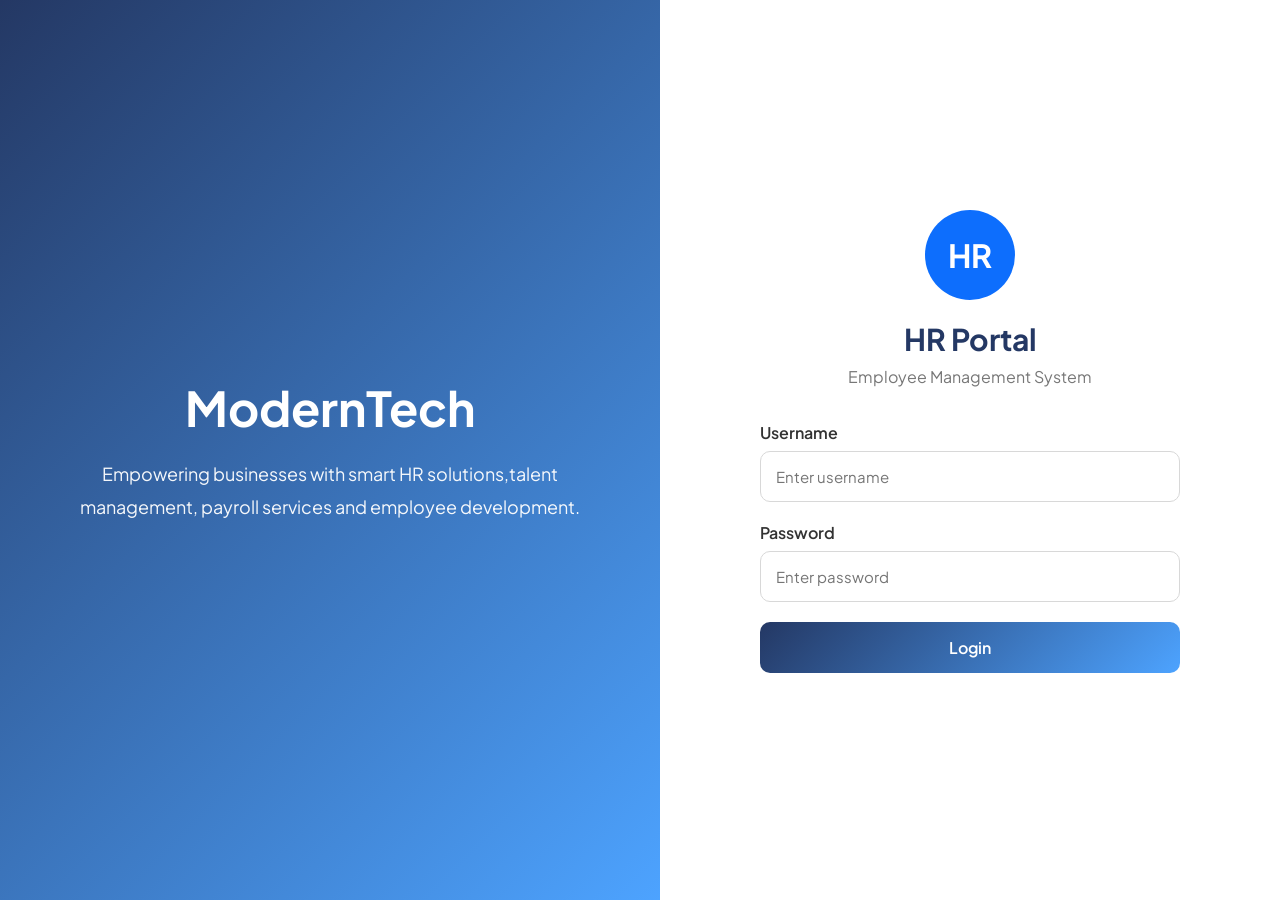
<file: index.html>
<!DOCTYPE html>
<html lang="en">
<head>
    <meta charset="UTF-8">
    <meta name="viewport" content="width=device-width, initial-scale=1.0">
    <title>HR Portal Login</title>
    <link rel="stylesheet" href="login.css">
</head>
<body>


    <div class="login-container">
        <div class="left-side">
            <div class="left-content">
                <h1>ModernTech</h1>
                <p>Empowering businesses with smart HR solutions,talent management, payroll services and employee development.</p>
            </div>
        </div>
        <div class="right-side">
            <div class="login-card">
                <div class="logo-section">
                    <div class="brand-icon me-2 d-flex align-items-center justify-content-center fw-bold text-white">HR</div>
                    <h2>HR Portal</h2>
                    <p>Employee Management System</p>
                </div>
                <form id="loginForm">

                    <div class="input-group">
                        <label>Username</label>
                        <input type="text" id="username" placeholder="Enter username" required>
                    </div>
                    <div class="input-group">
                        <label>Password</label>
                        <input type="password" id="password" placeholder="Enter password" required>
                    </div>
                    <button type="submit">
                        Login
                    </button>
                    <p id="message"></p>
                </form>
            </div>
        </div>
    </div>


<script src="login.js"></script>


</body>
</html>
</file>
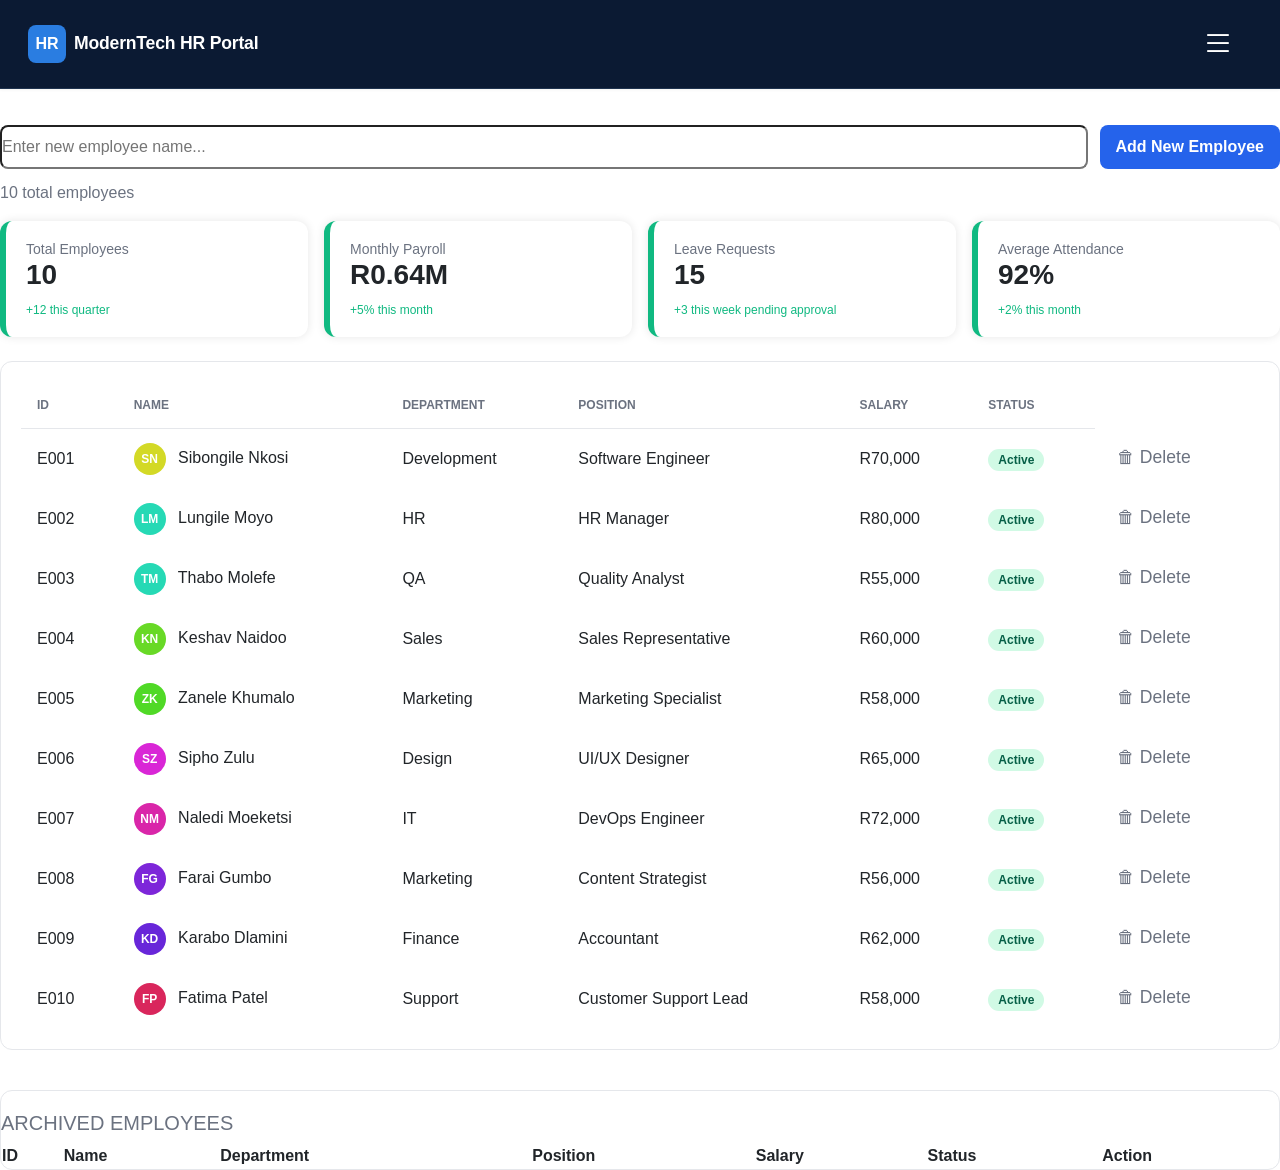
<file: Employees.html>
<!DOCTYPE html>
<html lang="en">
<head>
  <meta charset="UTF-8">
  <meta name="viewport" content="width=device-width, initial-scale=1.0">
  <title>ModernTech HR - Employees</title>
   
   <!-- style.css -->
    <link rel="stylesheet" href="HR.css">
    <link rel="stylesheet" href="https://cdn.jsdelivr.net/npm/bootstrap@5.3.2/dist/css/bootstrap.min.css">
    <link rel="stylesheet" href="https://cdn.jsdelivr.net/npm/bootstrap-icons@1.11.3/font/bootstrap-icons.css">
</head>
<body class="em-body">
  <div class="wrapper">
    <!-- Header containing the Burger Icon (Visible on all screens now) -->
        <header class="main-header text-white">
            <div class="d-flex align-items-center">
            <div class="brand-icon me-2 d-flex align-items-center justify-content-center fw-bold text-white">HR</div>
            <h5 class="m-0 fw-bold">ModernTech HR Portal</h5>
            </div>
            <button class="btn btn-outline-light border-0" type="button" data-bs-toggle="offcanvas" data-bs-target="#reviewAppSidebar" aria-controls="reviewAppSidebar">
                <i class="bi bi-list fs-2"></i>
            </button>
        </header>

        <!-- Hidden Sidebar Drawer (Only appears when Burger Menu is clicked) -->
    <div class="offcanvas offcanvas-start offcanvas-sidebar p-3" tabindex="-1" id="reviewAppSidebar" aria-labelledby="reviewAppSidebarLabel">
        <div class="offcanvas-header text-white justify-content-between align-items-center mb-2">
            <div class="d-flex align-items-center">
                <div class="brand-icon me-2 d-flex align-items-center justify-content-center fw-bold text-white">HR</div>
                <h5 class="m-0 fw-bold" id="reviewAppSidebarLabel">ModernTech HR Portal</h5>
            </div>
            <button type="button" class="btn-close btn-close-white text-reset" data-bs-dismiss="offcanvas" aria-label="Close"></button>
        </div>
        <div class="offcanvas-body p-0 d-flex flex-column justify-content-between">
            <nav class="nav flex-column gap-2 w-100">
                <a class="nav-link" href="indexdash.html">
                    <svg width="18" height="18" viewBox="0 0 24 24" fill="none" stroke="currentColor" stroke-width="2" class="me-3"><path d="M3 9l9-7 9 7v11a2 2 0 0 1-2 2H5a2 2 0 0 1-2-2z"></path><polyline points="9 22 9 12 15 12 15 22"></polyline></svg> Dashboard
                </a>
                <a class="nav-link" href="Employees.html">
                    <svg width="18" height="18" viewBox="0 0 24 24" fill="none" stroke="currentColor" stroke-width="2" class="me-3"><path d="M17 21v-2a4 4 0 0 0-4-4H5a4 4 0 0 0-4 4v2"></path><circle cx="9" cy="7" r="4"></circle><path d="M23 21v-2a4 4 0 0 0-3-3.87"></path><path d="M16 3.13a4 4 0 0 1 0 7.75"></path></svg> Employees
                </a>
                <a class="nav-link" href="Payroll.html">
                    <svg width="18" height="18" viewBox="0 0 24 24" fill="none" stroke="currentColor" stroke-width="2" class="me-3"><line x1="12" y1="1" x2="12" y2="23"></line><path d="M17 5H9.5a3.5 3.5 0 0 0 0 7h5a3.5 3.5 0 0 1 0 7H6"></path></svg> Payroll
                </a>
                <a class="nav-link" href="TimeOff.html">
                    <svg width="18" height="18" viewBox="0 0 24 24" fill="none" stroke="currentColor" stroke-width="2" class="me-3"><rect x="3" y="4" width="18" height="18" rx="2" ry="2"></rect><line x1="16" y1="2" x2="16" y2="6"></line><line x1="8" y1="2" x2="8" y2="6"></line><line x1="3" y1="10" x2="21" y2="10"></line></svg> Time Off
                </a>
                <a class="nav-link" href="Attendance.html">
                    <svg width="18" height="18" viewBox="0 0 24 24" fill="none" stroke="currentColor" stroke-width="2" class="me-3"><circle cx="12" cy="12" r="10"></circle><polyline points="12 6 12 12 16 14"></polyline></svg> Attendance
                </a>
                <a class="nav-link" href="Reports.html">
                    <svg width="18" height="18" viewBox="0 0 24 24" fill="none" stroke="currentColor" stroke-width="2" class="me-3"><line x1="18" y1="20" x2="18" y2="10"></line><line x1="12" y1="20" x2="12" y2="4"></line><line x1="6" y1="20" x2="6" y2="14"></line></svg> Reports
                </a>
            </nav>
             <div class="mt-auto pt-3 border-top border-secondary-subtle">
              <button class="toggle-btn w-100 text-start d-flex align-items-center py-2 px-3 border-0 rounded" id="darkModeToggle">
              <span id="toggleText" style="margin: 100px;">Dark Mode</span>
             </button>
            </div>
        </div>
    </div>


    </div><br>

     <!-- Main Content -->
      <div class="em-header-actions">
        <input type="search" id="searchInput" placeholder="Enter new employee name...">
        <button class="em-btn-primary" id="addBtn">Add New Employee</button>
      </div>
      <p class="em-subtext"><span id="totalCount">10</span> total employees</p>
    
    <!-- KPI Cards -->
     <section class="em-kpi">
      <div class="em-kpi-card">
        <span>Total Employees</span>
        <h3 id="totalEmployees">250</h3>
        <small>+12 this quarter</small>
      </div>
      <div class="em-kpi-card">
        <span>Monthly Payroll</span>
        <h3 id="monthlyPayroll">R</h3>
        <small>+5% this month</small>
      </div>
      <div class="em-kpi-card">
        <span>Leave Requests</span>
        <h3 id="leaveRequests">15</h3>
        <small>+3 this week pending approval</small>
      </div>
      <div class="em-kpi-card">
        <span>Average Attendance</span>
        <h3 id="averageAttendance">92%</h3>
        <small>+2% this month</small>
      </div>
     </section>
     <!-- Employee List -->
      <div class="em-table-wrap">
        <table class="em-table" id="employeeTable">
          <thead class="em-thead">
            <tr class="em-tr">
              <th class="em-th">ID</th>
              <th class="em-th">Name</th>
              <th class="em-th">Department</th>
              <th class="em-th">Position</th>
              <th class="em-th">Salary</th>
              <th class="em-th">Status</th>
            </tr>
          </thead>
          <tbody id="employeeTableBody">
            <!-- Employee rows will be populated by JavaScript -->
          </tbody>
        </table>
      </div>
        <!-- Archived Employees -->
  <div class="em-table-wrap-archived-section">

      <h3 class="em-section-title">Archived Employees</h3>

      <table class="em-table">

          <thead class="em-thead">
              <tr>
                  <th>ID</th>
                  <th>Name</th>
                  <th>Department</th>
                  <th>Position</th>
                  <th>Salary</th>
                  <th>Status</th>
                  <th>Action</th>
              </tr>
          </thead>

          <tbody id="archivedEmployeeTableBody">

          </tbody>

      </table>

  </div>
        </div>
    </div>
    <!-- Simple Add Modal -->
    <dialog id="addModal">
      <form id="employeeForm" method="dialog">
        <h3>Add Employee</h3>
        <input id="name" placeholder="Full Name" required>
        <input id="department" placeholder="Department" required>
        <input id="position" placeholder="Position" required>
        <input id="salary" type="number" placeholder="Salary" required>
        <div class="modal-actions">
          <button type="submit" class="em-btn-primary">Save</button>
          <button type="button" onclick="addModal.close()">Cancel</button>
        </div>
      </form>
    </dialog>
  <!-- JavaScript -->
  <script src="https://cdn.jsdelivr.net/npm/bootstrap@5.3.2/dist/js/bootstrap.bundle.min.js"></script>
  <script src="Employees-script.js"></script>
  
</body>
</html>
</file>
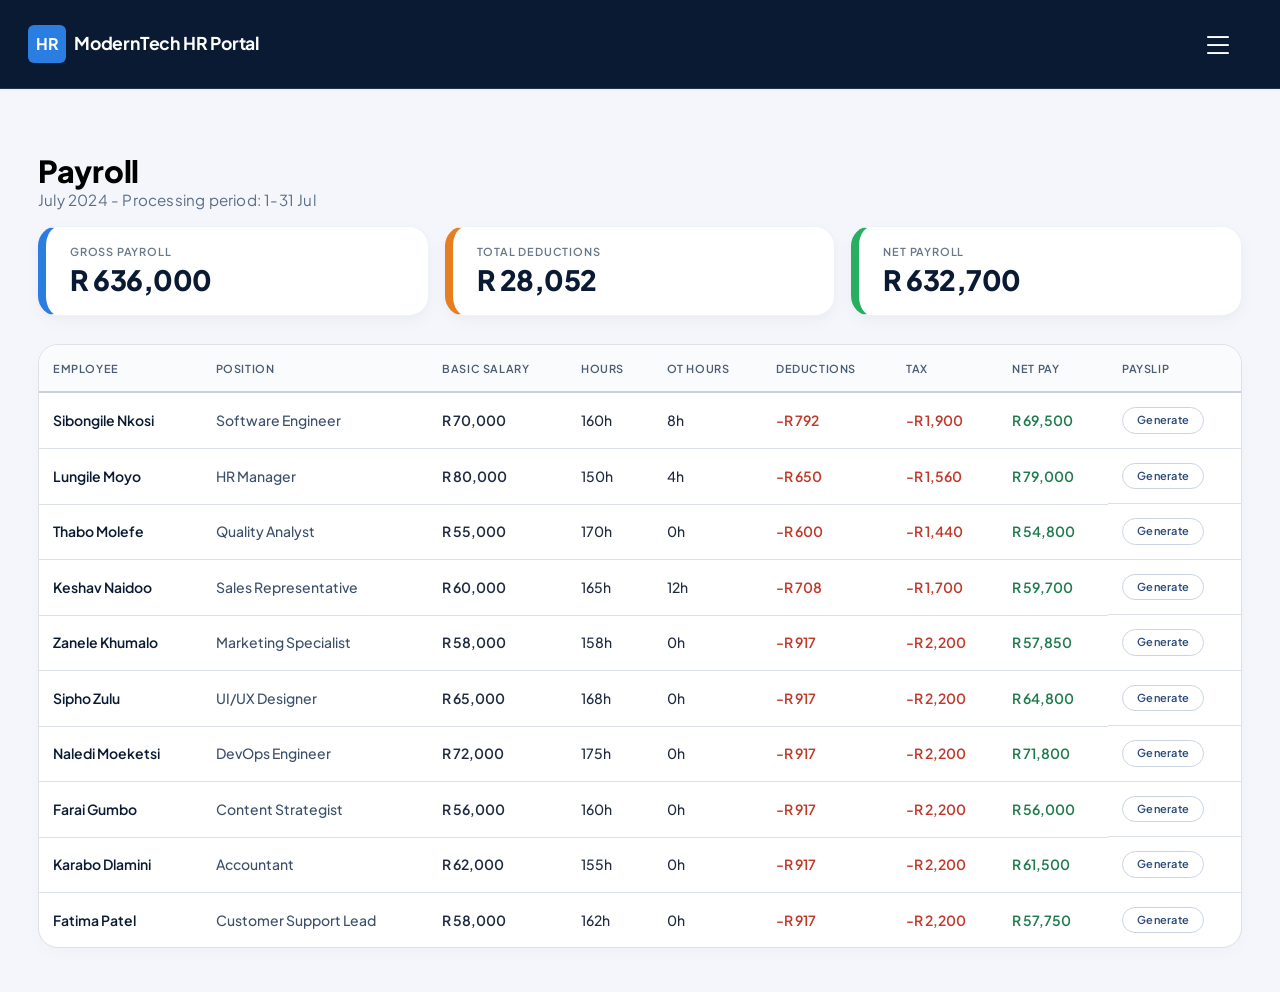
<file: Payroll.html>
<!DOCTYPE html>
<html lang="en">

<head>
  <meta charset="UTF-8">
  <meta name="viewport" content="width=device-width, initial-scale=1.0">
  <title>ModernTech HR Portal</title>
  <link href="https://cdn.jsdelivr.net/npm/bootstrap@5.3.2/dist/css/bootstrap.min.css" rel="stylesheet">
  <link href="https://cdn.jsdelivr.net/npm/bootstrap-icons@1.11.1/font/bootstrap-icons.css" rel="stylesheet">
  <link href="https://fonts.googleapis.com/css2?family=Plus+Jakarta+Sans:wght@400;500;600;700&display=swap" rel="stylesheet">
  <link rel="stylesheet" href="HR.css">
</head>

<body class="pr-body">

  <div class="payroll-wrapper">
    <header class="main-header text-white py-3 px-4 d-flex align-items-center justify-content-between">
      <div class="d-flex align-items-center">
        <div class="brand-icon me-2 d-flex align-items-center justify-content-center fw-bold text-white bg-primary rounded">HR</div>
        <h5 class="m-0 fw-bold">ModernTech HR Portal</h5>
      </div>

      <button class="btn btn-outline-light border-0" type="button" data-bs-toggle="offcanvas" data-bs-target="#reviewAppSidebar" aria-controls="reviewAppSidebar">
        <i class="bi bi-list fs-2"></i>
      </button>
    </header>

    <div class="offcanvas offcanvas-start offcanvas-sidebar p-3 text-white bg-dark" tabindex="-1" id="reviewAppSidebar"      aria-labelledby="reviewAppSidebarLabel">

      <div class="offcanvas-header text-white justify-content-between align-items-center mb-2 px-0">
        <div class="d-flex align-items-center">
          <div class="brand-icon me-2 d-flex align-items-center justify-content-center fw-bold text-white bg-primary rounded">HR</div>
          <h5 class="m-0 fw-bold" id="reviewAppSidebarLabel">ModernTech HR Portal</h5>
        </div>

        <button type="button" class="btn-close btn-close-white text-reset" data-bs-dismiss="offcanvas" aria-label="Close"></button>
      </div>

      <div class="offcanvas-body p-0">
        <nav class="nav flex-column gap-2 w-100">
          <a class="nav-link text-white-50" href="indexdash.html">
            <svg width="18" height="18" viewBox="0 0 24 24" fill="none" stroke="currentColor" stroke-width="2" class="me-3"><path d="M3 9l9-7 9 7v11a2 2 0 0 1-2 2H5a2 2 0 0 1-2-2z"></path><polyline points="9 22 9 12 15 12 15 22"></polyline></svg> Dashboard
          </a>

          <a class="nav-link text-white-50" href="Employees.html">
            <svg width="18" height="18" viewBox="0 0 24 24" fill="none" stroke="currentColor" stroke-width="2" class="me-3"><path d="M17 21v-2a4 4 0 0 0-4-4H5a4 4 0 0 0-4 4v2"></path><circle cx="9" cy="7" r="4"></circle><path d="M23 21v-2a4 4 0 0 0-3-3.87"></path><path d="M16 3.13a4 4 0 0 1 0 7.75"></path></svg> Employees
          </a>

          <a class="nav-link text-white-50" href="Payroll.html">
            <svg width="18" height="18" viewBox="0 0 24 24" fill="none" stroke="currentColor" stroke-width="2" class="me-3"><line x1="12" y1="1" x2="12" y2="23"></line><path d="M17 5H9.5a3.5 3.5 0 0 0 0 7h5a3.5 3.5 0 0 1 0 7H6"></path></svg> Payroll
          </a>

          <a class="nav-link text-white-50" href="TimeOff.html">
            <svg width="18" height="18" viewBox="0 0 24 24" fill="none" stroke="currentColor" stroke-width="2" class="me-3"><rect x="3" y="4" width="18" height="18" rx="2" ry="2"></rect><line x1="16" y1="2" x2="16" y2="6"></line><line x1="8" y1="2" x2="8" y2="6"></line><line x1="3" y1="10" x2="21" y2="10"></line></svg> Time Off
          </a>

          <a class="nav-link text-white-50" href="Attendance.html">
            <svg width="18" height="18" viewBox="0 0 24 24" fill="none" stroke="currentColor" stroke-width="2" class="me-3"><circle cx="12" cy="12" r="10"></circle><polyline points="12 6 12 12 16 14"></polyline></svg> Attendance
          </a>

          <a class="nav-link text-white-50" href="Reports.html">
            <svg width="18" height="18" viewBox="0 0 24 24" fill="none" stroke="currentColor" stroke-width="2" class="me-3"><line x1="18" y1="20" x2="18" y2="10"></line><line x1="12" y1="20" x2="12" y2="4"></line><line x1="6" y1="20" x2="6" y2="14"></line></svg> Reports
          </a>

            <div class="mt-auto pt-3 border-top border-secondary-subtle">
              <button class="toggle-btn w-100 text-start d-flex align-items-center py-2 px-3 border-0 rounded" id="darkModeToggle">
                <span id="toggleText" style="margin-left: 120px;">Dark Mode</span>
              </button>
            </div>

        </nav>
      </div>
    </div>
  

  <!-- Main Content -->
  <main class="payroll-container">
    <div class="payroll-header">


      <div class="payroll-header-left">
        <h2><strong>Payroll</strong></h2>
        <h5>July 2024 - Processing  period: 1-31 Jul</h5>
      </div>
    </div>
          
    <!-- THE PAYROLL CARDS -->
    <div class="row-cards">
      <div class="col-md-4">
        <div class="pr-card pr-card-gross">
          <div class="pr-card-body">
            <h5 class="pr-card-title">GROSS PAYROLL</h5>
            <h2 class="pr-card-text"><b id="grossPayrollValue">R636 006</b></h2>
          </div>
        </div>
      </div>

   

      <div class="col-md-4">
        <div class="pr-card pr-card-deductions">
          <div class="pr-card-body">
            <h5 class="pr-card-title">TOTAL DEDUCTIONS</h5>
            <h2 class="pr-card-text"><b id="deductionsPayrollValue">R28 052</b></h2>
          </div>
        </div>
      </div>

      <div class="col-md-4">
        <div class="pr-card pr-card-net">
          <div class="pr-card-body">
            <h5 class="pr-card-title">NET PAYROLL</h5>
            <h2 class="pr-card-text"><b id="netPayrollValue">R 632 700</b></h2>
          </div>
        </div>
      </div>
    </div>
    
    <!-- the Employees data -->

    <div class="payroll-table">      
      <table class="pr-table">

        <thead>
          <tr>
            <th>EMPLOYEE</th>
            <th>POSITION</th>
            <th>BASIC SALARY</th>
            <th>HOURS</th>
            <th>OT HOURS</th>
            <th>DEDUCTIONS</th>
            <th>TAX</th>
            <th>NET PAY</th>
            <th>PAYSLIP</th>
          </tr>
        </thead>

        <tbody id="payrollTableBody">
          <!-- payroll rows are generated from JavaScript -->
        </tbody>
      </table>
    </div>
  </main>
</body>

  <script src="https://cdn.jsdelivr.net/npm/bootstrap@5.3.2/dist/js/bootstrap.bundle.min.js"></script>
  <script src="payroll.js"></script>
  
</html>
</file>
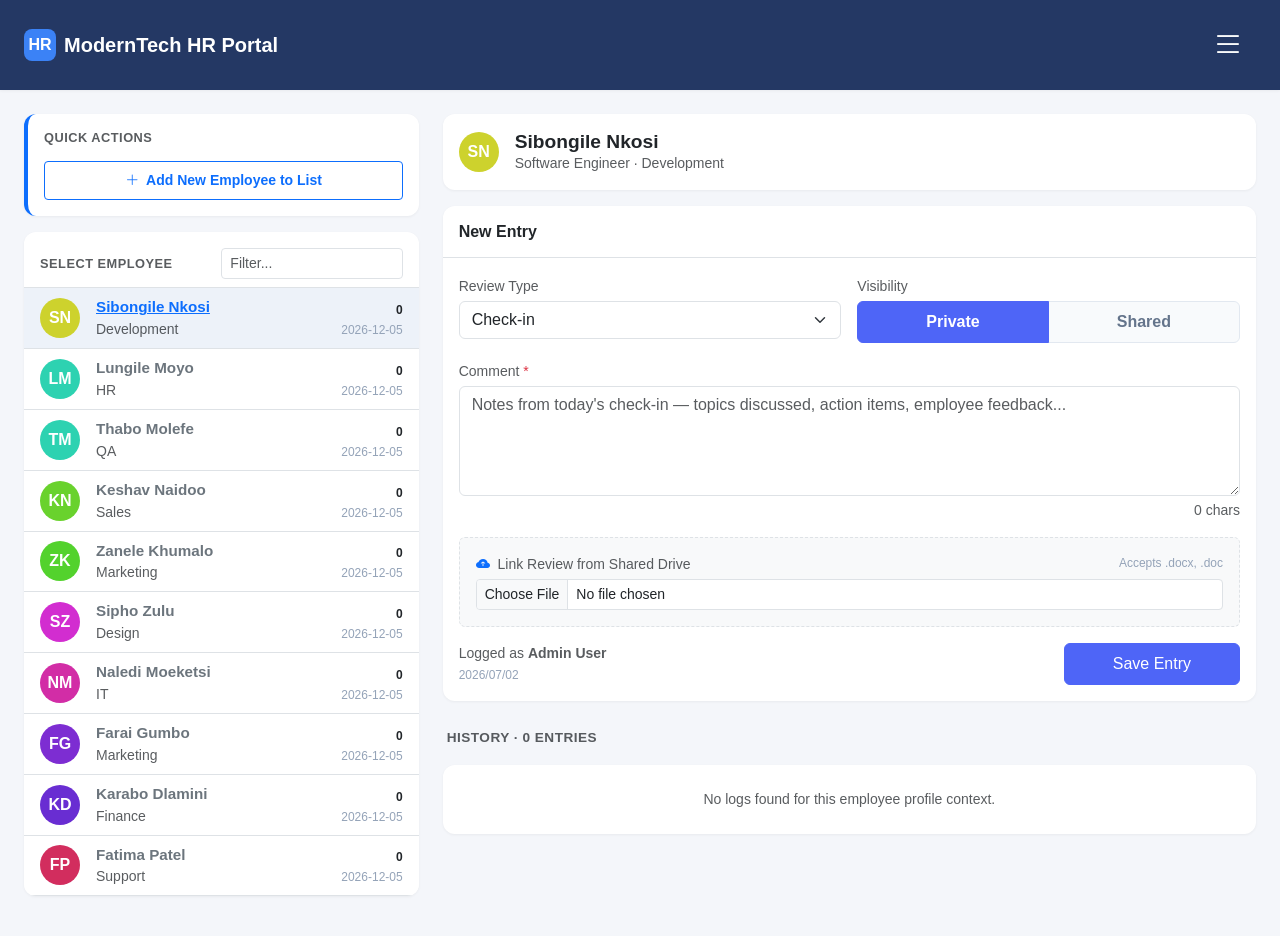
<file: Reports.html>
<!DOCTYPE html>
<html lang="en">
<head>
    <meta charset="UTF-8">
    <meta name="viewport" content="width=device-width, initial-scale=1.0">
    <script src="theme.js"></script>
    <title>Employee Review Dashboard</title>
    <link href="https://cdn.jsdelivr.net/npm/bootstrap@5.3.2/dist/css/bootstrap.min.css" rel="stylesheet">
    <link href="https://cdn.jsdelivr.net/npm/bootstrap-icons@1.11.1/font/bootstrap-icons.css" rel="stylesheet">
    <style>
        body {
            background-color: #f4f6fa;
            font-family: -apple-system, BlinkMacSystemFont, "Segoe UI", Roboto, sans-serif;
        }

        .wrapper {
            display: flex;
            width: 100%;
            flex-direction: column;
        }

        /* Top Header Bar */
        .main-header {
            background-color: #243864;
            display: flex;
            justify-content: space-between;
            align-items: center;
            padding: 15px 24px;
            box-shadow: 0 1px 3px rgba(0,0,0,0.05);
        }

        /* Offcanvas Sidebar Drawer Panel Customization */
        .offcanvas-sidebar {
            width: 350px !important;
            background-color: #243864 !important;
        }

        .offcanvas-sidebar .nav-link {
            color: #a3b1cc;
            font-size: 16px;
            padding: 12px 20px;
            display: flex;
            align-items: center;
            border-radius: 8px;
            transition: all 0.2s;
            text-decoration: none;
        }

        .offcanvas-sidebar .nav-link:hover {
            color: #ffffff;
            background-color: rgba(255, 255, 255, 0.05);
        }

        .offcanvas-sidebar .nav-link.active {
            background: #4e65f7;
            color: #ffffff;
        }

        .brand-icon {
            width: 32px;
            height: 32px;
            background: #3B82F6;
            border-radius: 8px;
        }

        .avatar-circle {
            width: 40px;
            height: 40px;
            border-radius: 50%;
            display: flex;
            align-items: center;
            justify-content: center;
            font-weight: bold;
            color: white;
            flex-shrink: 0;
        }

        .card-custom {
            border: none;
            border-radius: 12px;
            box-shadow: 0 1px 3px rgba(0,0,0,0.05);
            background-color: #ffffff;
            transition: transform 0.2s ease, box-shadow 0.2s ease;
        }

        .employee-item {
            cursor: pointer;
            transition: background-color 0.2s;
        }

        .employee-item:hover, .employee-item.active {
            background-color: #edf2f9;
        }

        .btn-toggle-group .btn {
            border-color: #e2e8f0;
            color: #64748b;
            background-color: #f8fafc;
            transition: all 0.2s ease;
        }

        .btn-toggle-group .btn.active {
            background-color: #4e65f7 !important;
            color: white !important;
            border-color: #4e65f7 !important;
        }

        .btn-primary-custom {
            background-color: #4e65f7;
            border-color: #4e65f7;
            color: white;
        }

        .btn-primary-custom:hover {
            background-color: #3b50df;
            color: white;
        }

        .text-muted-sm {
            font-size: 0.75rem;
            color: #94a3b8;
        }

        @keyframes fadeIn {
            from { opacity: 0; transform: translateY(-10px); }
            to { opacity: 1; transform: translateY(0); }
        }

        .animate-entry {
            animation: fadeIn 0.3s ease-out forwards;
        }

        @media (min-width: 992px) {
            .sticky-sidebar {
                position: sticky;
                top: 24px; 
                max-height: calc(100vh - 80px);
                display: flex;
                flex-direction: column;
            }
            #employeeListContainer {
                max-height: none !important;
                flex-grow: 1;
            }
        }

        /* Fix positioning inside the sidebar button */
        .toggle-btn {
          width: 100%;
          height: 45px;
          border-radius: 6px;
          border: none;
          background: transparent;
          cursor: pointer;
          display: flex;
          align-items: center;
          justify-content: flex-start;
          font-size: 16px;
          transition: all 0.3s ease;
          position: relative;
          color: rgba(255, 255, 255, 0.7);
        }

        .toggle-btn:hover {
          background: rgba(255, 255, 255, 0.1) !important;
          color: #fff;
        }

        [data-bs-theme="dark"] .toggle-btn {
          background: rgba(255, 255, 255, 0.05) !important;
          color: #e0e0e0;
        }

        /* Adjust pseudo-element positioning to match alignment */
        .toggle-btn::before, 
        .toggle-btn::after {
          left: 15px;
          top: 50%;
          transform: translateY(-50%);
        }
        .toggle-btn.dark-mode::before {
          transform: translateY(-50%) rotate(180deg);
        }
        .toggle-btn.dark-mode::after {
          transform: translateY(-50%) rotate(0deg);
        }

        /* Specific component overrides for your HR Portal Layout */
        [data-bs-theme="dark"] .card-box {
          background: #2d2d44 !important;
          border-color: #3d3d54 !important;
        }

        [data-bs-theme="dark"] .text-dark,
        [data-bs-theme="dark"] .header-title,
        [data-bs-theme="dark"] .section-heading {
          color: #e0e0e0 !important;
        }

        [data-bs-theme="dark"] .text-secondary,
        [data-bs-theme="dark"] .text-muted {
          color: #a0a0b8 !important;
        }

        [data-bs-theme="dark"] .border,
        [data-bs-theme="dark"] .border-light {
          border-color: #3d3d54 !important;
        }

        /* Force dark mode background across the entire layout wrapper and body container */
        [data-bs-theme="dark"], 
        [data-bs-theme="dark"] .wrapper,
        [data-bs-theme="dark"] .main-body {
            background-color: #1a1a2e !important;
        }

        /* Fix text contrast on the primary page title and date subtitle */
        [data-bs-theme="dark"] h1.header-title {
            color: #ffffff !important;
        }

        [data-bs-theme="dark"] p.text-secondary {
            color: #a0a0b8 !important;
        }

        /* Ensure inline SVGs within metric icons retain their color or invert cleanly */
        [data-bs-theme="dark"] .metric-icon svg {
            filter: brightness(1.2);
        }

        /* ==========================================================================
           Complete Layout Overrides for Dark Mode
           ========================================================================== */

        /* Global backgrounds & layouts */
        [data-bs-theme="dark"], 
        [data-bs-theme="dark"] .wrapper, 
        [data-bs-theme="dark"] .main-body {
            background-color: #1a1a2e !important;
            color: #e0e0e0 !important;
        }

        /* Sidebar Dark Styling - Updated to match Main Nav Header */
        [data-bs-theme="dark"] .offcanvas-sidebar {
            background-color: #243864 !important;
            border-right: 1px solid rgba(255, 255, 255, 0.1) !important;
        }

        /* Base Component Cards & Form Panels */
        [data-bs-theme="dark"] .card-box,
        [data-bs-theme="dark"] [class*="card"],
        [data-bs-theme="dark"] .bg-white {
            background-color: #2d2d44 !important;
            border-color: #3d3d54 !important;
            color: #e0e0e0 !important;
        }

        /* Inputs, Textareas, and Select Menus */
        [data-bs-theme="dark"] .form-control,
        [data-bs-theme="dark"] .form-select,
        [data-bs-theme="dark"] textarea {
            background-color: #1a1a2e !important;
            border-color: #3d3d54 !important;
            color: #ffffff !important;
        }

        [data-bs-theme="dark"] .form-control:focus,
        [data-bs-theme="dark"] .form-select:focus {
            background-color: #1a1a2e !important;
            border-color: #27ae60 !important;
            color: #ffffff !important;
            box-shadow: 0 0 0 0.25rem rgba(39, 174, 96, 0.25) !important;
        }

        /* Global Typography Fixes */
        [data-bs-theme="dark"] h1, [data-bs-theme="dark"] h2, [data-bs-theme="dark"] h3, 
        [data-bs-theme="dark"] h4, [data-bs-theme="dark"] h5, [data-bs-theme="dark"] h6,
        [data-bs-theme="dark"] .text-dark, [data-bs-theme="dark"] .fw-bold {
            color: #ffffff !important;
        }

        [data-bs-theme="dark"] .text-muted, [data-bs-theme="dark"] .text-secondary, [data-bs-theme="dark"] small {
            color: #a0a0b8 !important;
        }

        /* Global Border overrides */
        [data-bs-theme="dark"] .border, 
        [data-bs-theme="dark"] .border-top, 
        [data-bs-theme="dark"] .border-bottom,
        [data-bs-theme="dark"] .border-secondary-subtle {
            border-color: #3d3d54 !important;
        }

        /* Button & Action Visibility fixes */
        [data-bs-theme="dark"] .btn-outline-light {
            color: #e0e0e0 !important;
            border-color: #3d3d54 !important;
        }

        /* Fix background for active or custom buttons (like 'Save Entry' or 'Private') */
        [data-bs-theme="dark"] .btn-primary, 
        [data-bs-theme="dark"] .btn-custom {
            background-color: #27ae60 !important;
            border-color: #27ae60 !important;
        }

        /* ==========================================================================
           FIXED: Strict Text Color Overrides for Dark Mode
           ========================================================================== */
        [data-bs-theme="dark"] {
            color: #ffffff !important;
        }

        [data-bs-theme="dark"] h1, 
        [data-bs-theme="dark"] h2, 
        [data-bs-theme="dark"] h3, 
        [data-bs-theme="dark"] h4, 
        [data-bs-theme="dark"] h5, 
        [data-bs-theme="dark"] h6,
        [data-bs-theme="dark"] .text-dark,
        [data-bs-theme="dark"] .fw-bold,
        [data-bs-theme="dark"] #activeName {
            color: #ffffff !important;
        }

        /* Subtle or secondary text formatting (Labels, sub-dates, counters) */
        [data-bs-theme="dark"] .text-muted, 
        [data-bs-theme="dark"] .text-secondary, 
        [data-bs-theme="dark"] small,
        [data-bs-theme="dark"] .form-label,
        [data-bs-theme="dark"] .growth-text {
            color: #a0a0b8 !important;
        }

        /* Form element input text configurations */
        [data-bs-theme="dark"] .form-control,
        [data-bs-theme="dark"] .form-select,
        [data-bs-theme="dark"] textarea,
        [data-bs-theme="dark"] select {
            background-color: #1a1a2e !important;
            border-color: #3d3d54 !important;
            color: #ffffff !important;
        }

        /* Input field placeholder overrides */
        [data-bs-theme="dark"] .form-control::placeholder,
        [data-bs-theme="dark"] textarea::placeholder {
            color: #6c757d !important;
        }

        /* ==========================================================================
           Sidebar Flex-Layout Pinning Rules
           ========================================================================== */
        .offcanvas-sidebar {
            display: flex !important;
            flex-direction: column !important;
            height: 100vh !important;
        }

        .sidebar-content-wrapper {
            display: flex !important;
            flex-direction: column !important;
            justify-content: space-between !important;
            flex-grow: 1 !important;
            height: calc(100% - 60px) !important; /* Leaves precise room for the header */
        }

        .sidebar-footer {
            margin-top: auto !important;
            padding-top: 15px;
            border-top: 1px solid rgba(255, 255, 255, 0.1);
        }

        /* Ensure body * selector does not override layout heights */
        [data-bs-theme="dark"] .sidebar-footer {
            border-top-color: #3d3d54 !important;
        }

        /* ==========================================================================
           FIX: Visibility Button Group Fixes for Dark Mode
           ========================================================================== */
        [data-bs-theme="dark"] .btn-toggle-group .btn {
            background-color: #1a1a2e !important;
            border-color: #3d3d54 !important;
            color: #a0a0b8 !important; /* Muted text configuration for unselected visibility button */
        }

        [data-bs-theme="dark"] .btn-toggle-group .btn.active {
            background-color: #4e65f7 !important;
            border-color: #4e65f7 !important;
            color: #ffffff !important; /* Forces visible text for the active visibility button */
        }

        /* Quick Visibility Patch for Dark Mode */
        [data-bs-theme="dark"] .employee-item.active {
            background-color: #3d3d54 !important; /* Distinct background for selected item */
        }
        [data-bs-theme="dark"] .employee-item:not(.active) {
            background-color: transparent !important;
        }
        [data-bs-theme="dark"] .employee-item:not(.active) small,
        [data-bs-theme="dark"] .employee-item:not(.active) .text-muted-sm {
            color: #a0a0b8 !important; /* Keep secondary text readable */
        }
        [data-bs-theme="dark"] #historyContainer .card {
            background-color: #2d2d44 !important;
        }
        /* Fixes the white-on-white text behavior inside history badges */
        [data-bs-theme="dark"] #historyContainer span, 
        [data-bs-theme="dark"] #historyContainer .badge {
            background-color: rgba(255, 255, 255, 0.1) !important;
            color: #ffffff !important;
            border: 1px solid rgba(255, 255, 255, 0.2) !important;
            padding: 4px 8px !important;
            border-radius: 4px !important;
        }
    </style>
</head>
<body>

<div class="wrapper">
    <header class="main-header text-white">
        <div class="d-flex align-items-center">
            <div class="brand-icon me-2 d-flex align-items-center justify-content-center fw-bold text-white">HR</div>
            <h5 class="m-0 fw-bold">ModernTech HR Portal</h5>
        </div>
        <button class="btn btn-outline-light border-0" type="button" data-bs-toggle="offcanvas" data-bs-target="#reviewAppSidebar" aria-controls="reviewAppSidebar">
            <i class="bi bi-list fs-2"></i>
        </button>
    </header>

    <div class="offcanvas offcanvas-start offcanvas-sidebar p-3" tabindex="-1" id="reviewAppSidebar" aria-labelledby="reviewAppSidebarLabel">
        <div class="offcanvas-header text-white justify-content-between align-items-center mb-2">
            <div class="d-flex align-items-center">
                <div class="brand-icon me-2 d-flex align-items-center justify-content-center fw-bold text-white">HR</div>
                <h5 class="m-0 fw-bold" id="reviewAppSidebarLabel">ModernTech HR Portal</h5>
            </div>
            <button type="button" class="btn-close btn-close-white text-reset" data-bs-dismiss="offcanvas" aria-label="Close"></button>
        </div>
        
        <div class="sidebar-content-wrapper">
            <nav class="nav flex-column gap-2 w-100">
                <a class="nav-link" href="indexdash.html">
                    <svg width="18" height="18" viewBox="0 0 24 24" fill="none" stroke="currentColor" stroke-width="2" class="me-3"><path d="M3 9l9-7 9 7v11a2 2 0 0 1-2 2H5a2 2 0 0 1-2-2z"></path><polyline points="9 22 9 12 15 12 15 22"></polyline></svg> Dashboard
                </a>
                <a class="nav-link " href="Employees.html">
                    <svg width="18" height="18" viewBox="0 0 24 24" fill="none" stroke="currentColor" stroke-width="2" class="me-3"><path d="M17 21v-2a4 4 0 0 0-4-4H5a4 4 0 0 0-4 4v2"></path><circle cx="9" cy="7" r="4"></circle><path d="M23 21v-2a4 4 0 0 0-3-3.87"></path><path d="M16 3.13a4 4 0 0 1 0 7.75"></path></svg> Employees
                </a>
                <a class="nav-link" href="Payroll.html">
                    <svg width="18" height="18" viewBox="0 0 24 24" fill="none" stroke="currentColor" stroke-width="2" class="me-3"><line x1="12" y1="1" x2="12" y2="23"></line><path d="M17 5H9.5a3.5 3.5 0 0 0 0 7h5a3.5 3.5 0 0 1 0 7H6"></path></svg> Payroll
                </a>
                <a class="nav-link" href="TimeOff.html">
                    <svg width="18" height="18" viewBox="0 0 24 24" fill="none" stroke="currentColor" stroke-width="2" class="me-3"><rect x="3" y="4" width="18" height="18" rx="2" ry="2"></rect><line x1="16" y1="2" x2="16" y2="6"></line><line x1="8" y1="2" x2="8" y2="6"></line><line x1="3" y1="10" x2="21" y2="10"></line></svg> Time Off
                </a>
                <a class="nav-link" href="Attendance.html">
                    <svg width="18" height="18" viewBox="0 0 24 24" fill="none" stroke="currentColor" stroke-width="2" class="me-3"><circle cx="12" cy="12" r="10"></circle><polyline points="12 6 12 12 16 14"></polyline></svg> Attendance
                </a>
                <a class="nav-link" href="Reports.html">
                    <svg width="18" height="18" viewBox="0 0 24 24" fill="none" stroke="currentColor" stroke-width="2" class="me-3"><line x1="18" y1="20" x2="18" y2="10"></line><line x1="12" y1="20" x2="12" y2="4"></line><line x1="6" y1="20" x2="6" y2="14"></line></svg> Reports
                </a>
            </nav>

            <div class="sidebar-footer w-100">
                <button class="toggle-btn w-100 text-start d-flex align-items-center py-2 px-3 border-0 rounded" id="darkModeToggle">
                    <span id="toggleText" style="margin-left: 100px;">Dark Mode</span>
                </button>
            </div>
        </div>
    </div>

    <div class="main-content container-fluid px-md-4 py-4">
        <div class="row g-4">
            
            <div class="col-12 col-md-5 col-lg-4">
                <div class="sticky-sidebar">
                    
                    <div class="card card-custom p-3 mb-3 border-start border-primary border-4">
                        <h6 class="text-uppercase text-muted fw-bold mb-3" style="font-size: 0.8rem; letter-spacing: 0.5px;">Quick Actions</h6>
                        <button class="btn btn-outline-primary btn-sm w-100 py-2 fw-semibold" data-bs-toggle="collapse" data-bs-target="#addEmployeeForm">
                            <i class="bi bi-plus-lg me-1"></i> Add New Employee to List
                        </button>
                        
                        <div class="collapse mt-3" id="addEmployeeForm">
                            <div class="p-2 border rounded bg-body-tertiary">
                                <div class="mb-2">
                                    <label class="form-label small fw-bold text-secondary mb-1">Full Name</label>
                                    <input type="text" id="newEmpName" class="form-control form-control-sm" placeholder="e.g., Sarah Mitchell">
                                </div>
                                <div class="mb-2">
                                    <label class="form-label small fw-bold text-secondary mb-1">Position</label>
                                    <input type="text" id="newEmpPos" class="form-control form-control-sm" placeholder="e.g., Senior Developer">
                                </div>
                                <div class="mb-3">
                                    <label class="form-label small fw-bold text-secondary mb-1">Department</label>
                                    <select id="newEmpDept" class="form-select form-select-sm">
                                        <option value="Engineering">Engineering</option>
                                        <option value="Sales">Sales</option>
                                        <option value="Marketing">Marketing</option>
                                        <option value="HR">HR</option>
                                        <option value="Customer Support">Customer Support</option>
                                        <option value="QA">QA</option>
                                    </select>
                                </div>
                                <button type="button" onclick="addNewEmployee()" class="btn btn-primary-custom btn-sm w-100">Add to System</button>
                            </div>
                        </div>
                    </div>

                    <div class="card card-custom mb-3 overflow-hidden d-flex flex-column">
                        <div class="p-3 pb-2 d-flex justify-content-between align-items-center">
                            <h6 class="text-uppercase text-muted fw-bold m-0" style="font-size: 0.8rem; letter-spacing: 0.5px;">Select Employee</h6>
                            <input type="text" id="searchInput" class="form-control form-control-sm w-50" placeholder="Filter..." oninput="filterEmployeeList()">
                        </div>
                        <div id="employeeListContainer" class="list-group list-group-flush border-top overflow-auto" style="max-height: 400px;">
                        </div>
                    </div>

                </div>
            </div>

            <div class="col-12 col-md-7 col-lg-8">
                
                <div class="card card-custom p-3 mb-3">
                    <div class="d-flex align-items-center">
                        <div id="activeAvatar" class="avatar-circle me-3" style="background-color: #6c757d;">--</div>
                        <div>
                            <h5 id="activeName" class="m-0 fw-bold" style="font-size: 1.2rem;">Select an Employee</h5>
                            <p id="activeRole" class="m-0 text-muted small">No active profile chosen</p>
                        </div>
                    </div>
                </div>

                <div class="card card-custom mb-4">
                    <div class="p-3 border-bottom">
                        <h5 class="m-0 fw-bold" style="font-size: 1rem;">New Entry</h5>
                    </div>
                    <div class="p-3">
                        <div class="row g-3 mb-3">
                            <div class="col-12 col-sm-6">
                                <label class="form-label small text-muted mb-1">Review Type</label>
                                <select id="reviewType" class="form-select bg-body text-body">
                                    <option>Check-in</option>
                                    <option>Performance</option>
                                    <option>Commendation</option>
                                    <option>Disciplinary</option>
                                </select>
                            </div>
                            <div class="col-12 col-sm-6">
                                <label class="form-label small text-muted mb-1">Visibility</label>
                                <div class="btn-group btn-toggle-group w-100" role="group" id="visibilityGroup">
                                    <button type="button" class="btn active py-2 fw-semibold" id="btnPrivate" onclick="setFormVisibility('Private')">Private</button>
                                    <button type="button" class="btn py-2 fw-semibold" id="btnShared" onclick="setFormVisibility('Shared')">Shared</button>
                                </div>
                            </div>
                        </div>
                        <div class="mb-3">
                            <label class="form-label small text-muted mb-1">Comment <span class="text-danger">*</span></label>
                            <textarea id="reviewComment" class="form-control bg-body text-body" rows="4" placeholder="Notes from today's check-in — topics discussed, action items, employee feedback..." oninput="updateCharCount(this)"></textarea>
                            <div id="charCount" class="text-end text-muted small mt-1">0 chars</div>
                        </div>

                        <!-- PAIN POINT IMPLEMENTATION: Link Word Documents from Shared Drive -->
                        <div class="mb-3 p-3 border rounded bg-body-tertiary border-dashed" style="border-style: dashed !important;">
                            <label class="form-label small text-muted mb-1 d-flex justify-content-between">
                                <span><i class="bi bi-cloud-arrow-up-fill me-1 text-primary"></i> Link Review from Shared Drive</span>
                                <span class="text-muted-sm text-end">Accepts .docx, .doc</span>
                            </label>
                            <div class="input-group">
                                <input type="file" id="wordFileInput" class="form-control form-control-sm bg-body text-body" accept=".doc,.docx" onchange="evaluateFileStatus(this)">
                            </div>
                            <div id="fileUploadStatus" class="text-muted-sm mt-1 d-none animate-entry">
                                <i class="bi bi-check-circle-fill text-success me-1"></i> Ready to import document contents into systemic record.
                            </div>
                        </div>

                        <div class="d-flex flex-column flex-sm-row justify-content-between align-items-sm-center gap-3 mt-3">
                            <span class="text-muted small">Logged as <strong>Admin User</strong><br><span class="text-muted-sm">2026/07/02</span></span>
                            <button class="btn btn-primary-custom px-5 py-2 font-weight-bold" onclick="saveReviewEntry()">Save Entry</button>
                        </div>
                    </div>
                </div>

                <div class="mb-3 px-1">
                    <span id="historyHeader" class="text-uppercase text-muted fw-bold" style="font-size: 0.85rem; letter-spacing: 0.5px;">History · 0 Entries</span>
                </div>

                <div id="historyContainer" class="d-flex flex-column gap-3">
                </div>

            </div>

        </div>
    </div>
</div>

<script src="https://cdn.jsdelivr.net/npm/bootstrap@5.3.2/dist/js/bootstrap.bundle.min.js"></script>
<script src="dashboard.js"></script> 
<script src="Reports.js"></script> 

<!-- Per-Employee Permanent Data Management Engine -->
<script>
// System reads your actual employee roster and keeps them locked in safely
    const fallbackEmployeesList = [
        { id: "emp_1", name: "Sibongile Nkosi", role: "Development", dept: "Engineering" },
        { id: "emp_2", name: "Lungile Moyo", role: "HR", dept: "HR" },
        { id: "emp_3", name: "Thabo Molefe", role: "QA", dept: "Quality Assurance" },
        { id: "emp_4", name: "Keshav Naidoo", role: "Sales", dept: "Sales" },
        { id: "emp_5", name: "Zanele Khumalo", role: "Marketing", dept: "Marketing" },
        { id: "emp_6", name: "Sipho Zulu", role: "Design", dept: "Design" },
        { id: "emp_7", name: "Naledi Moeketsi", role: "Product", dept: "Management" },
        { id: "emp_8", name: "Farai Gumbo", role: "Marketing", dept: "Marketing" },
        { id: "emp_9", name: "Karabo Dlamini", role: "Finance", dept: "Finance" },
        { id: "emp_10", name: "Fatima Patel", role: "Support", dept: "Support" }
    ];

    // Set the initial default selected person to your first real employee if nothing is cached yet
    let currentSelectedEmployeeId = localStorage.getItem('hr_active_employee_id') || "emp_1";
    let dynamicVisibilityState = 'Private';
    

    function getStoredEmployees() {
        let emps = localStorage.getItem('hr_system_employees');
        if(!emps) {
            localStorage.setItem('hr_system_employees', JSON.stringify(fallbackEmployeesList));
            return fallbackEmployeesList;
        }
        return JSON.parse(emps);
    }

    function getStoredReviews() {
        return JSON.parse(localStorage.getItem('hr_employee_separated_reviews')) || {};
    }

    // Interactive Employee List Render Engine with Counter Badge Syncing
    function paintEmployeeList() {
        const container = document.getElementById('employeeListContainer');
        if(!container) return;

        const employees = getStoredEmployees();
        const allReviews = getStoredReviews();
        container.innerHTML = '';

        employees.forEach(emp => {
            const empReviews = allReviews[emp.id] || [];
            const messageCount = empReviews.length;
            const initials = emp.name.split(' ').map(n => n[0]).join('').toUpperCase();
            const colorHash = ['#4e65f7', '#10b981', '#f59e0b', '#ef4444', '#8b5cf6'][emp.id.charCodeAt(emp.id.length-1) % 5];
            const isActive = emp.id === currentSelectedEmployeeId ? 'active' : '';

            const itemNode = document.createElement('div');
            itemNode.className = `list-group-item employee-item p-3 d-flex align-items-center justify-content-between border-bottom ${isActive}`;
            itemNode.setAttribute('onclick', `selectEmployeeProfile('${emp.id}')`);
            itemNode.innerHTML = `
                <div class="d-flex align-items-center overflow-hidden">
                    <div class="avatar-circle me-3" style="background-color: ${colorHash}; width: 36px; height: 36px; font-size: 0.85rem;">${initials}</div>
                    <div class="text-truncate">
                        <h6 class="m-0 fw-bold ${isActive ? 'text-white' : 'text-dark'}" style="font-size: 0.95rem;">${emp.name}</h6>
                        <small class="${isActive ? 'text-white-50' : 'text-muted'} text-muted-sm">${emp.role}</small>
                    </div>
                </div>
                <span class="badge rounded-pill ${isActive ? 'bg-white text-primary' : 'bg-primary text-white'}" style="font-size: 0.75rem;">${messageCount}</span>
            `;
            container.appendChild(itemNode);
        });
    }

    // Active Tab and Selection Pipeline State Switcher
    window.selectEmployeeProfile = function(empId) {
        currentSelectedEmployeeId = empId;
        localStorage.setItem('hr_active_employee_id', empId);
        
        const employees = getStoredEmployees();
        const activeEmp = employees.find(e => e.id === empId);

        if(activeEmp) {
            document.getElementById('activeName').innerText = activeEmp.name;
            document.getElementById('activeRole').innerText = `${activeEmp.role} · ${activeEmp.dept}`;
            
            const initials = activeEmp.name.split(' ').map(n => n[0]).join('').toUpperCase();
            const colorHash = ['#4e65f7', '#10b981', '#f59e0b', '#ef4444', '#8b5cf6'][activeEmp.id.charCodeAt(activeEmp.id.length-1) % 5];
            
            const mainAvatar = document.getElementById('activeAvatar');
            mainAvatar.innerText = initials;
            mainAvatar.style.backgroundColor = colorHash;

            paintEmployeeList();
            paintHistoryUI();
        }
    };

    // Isolated Dynamic Review Rendering Pipeline
    function paintHistoryUI() {
        const container = document.getElementById('historyContainer');
        const countHeader = document.getElementById('historyHeader');
        if (!container) return;

        if(!currentSelectedEmployeeId) {
            countHeader.innerText = `History · 0 Entries`;
            container.innerHTML = `<div class="text-muted small text-center py-4 bg-white rounded border">Select an employee to examine history context logs.</div>`;
            return;
        }

        const allReviews = getStoredReviews();
        const currentEmpReviews = allReviews[currentSelectedEmployeeId] || [];
        
        countHeader.innerText = `History · ${currentEmpReviews.length} Entries`;
        container.innerHTML = '';

        if(currentEmpReviews.length === 0) {
            container.innerHTML = `<div class="text-muted small text-center py-4 bg-white rounded border">No historical entries recorded for this employee profile yet.</div>`;
            return;
        }

        currentEmpReviews.forEach((item) => {
            const entryNode = document.createElement('div');
            entryNode.className = 'card card-custom p-3 animate-entry';
            
            let attachmentMarkup = '';
            if (item.fileName) {
                attachmentMarkup = `
                    <div class="mt-2 p-2 bg-body-tertiary border rounded d-flex align-items-center" style="font-size: 0.85rem;">
                        <i class="bi bi-file-earmark-word-fill text-primary me-2 fs-5"></i>
                        <span class="text-truncate fw-medium small">${item.fileName}</span>
                        <span class="text-muted-sm ms-2">(${item.fileSize})</span>
                    </div>
                `;
            }

            entryNode.innerHTML = `
                <div class="d-flex justify-content-between align-items-start">
                    <div>
                        <div class="d-flex align-items-center gap-2 mb-1 flex-wrap">
                            <span class="badge bg-secondary text-uppercase" style="font-size:0.7rem;">${item.type}</span>
                            <span class="badge ${item.visibility === 'Private' ? 'bg-warning text-dark' : 'bg-info text-white'}" style="font-size:0.7rem;">${item.visibility}</span>
                            <small class="text-muted-sm"><i class="bi bi-clock me-1"></i>${item.timestamp}</small>
                        </div>
                        <p class="m-0 text-body mt-2" style="white-space: pre-wrap; font-size: 0.95rem;">${item.comment}</p>
                        ${attachmentMarkup}
                    </div>
                    <button class="btn btn-sm btn-outline-danger border-0 p-1 ms-2" onclick="removeHistoryItem('${item.id}')" title="Delete Comment">
                        <i class="bi bi-trash3-fill fs-6"></i>
                    </button>
                </div>
            `;
            container.appendChild(entryNode);
        });
    }

    // Comment Registration Handler
    window.saveReviewEntry = function() {
        if(!currentSelectedEmployeeId) {
            alert("Please select an employee profile from the list before attempting to commit a log trace.");
            return;
        }

        const typeSelect = document.getElementById('reviewType');
        const commentArea = document.getElementById('reviewComment');
        const fileSelector = document.getElementById('wordFileInput');

        if (!commentArea || !commentArea.value.trim()) {
            alert("Comment field is required.");
            return;
        }

        let documentName = "";
        let documentSize = "";

        if (fileSelector && fileSelector.files && fileSelector.files[0]) {
            const targetFile = fileSelector.files[0];
            documentName = targetFile.name;
            documentSize = (targetFile.size / 1024).toFixed(1) + " KB";
        }

        const compiledPayload = {
            id: 'entry_' + Date.now() + '_' + Math.random().toString(36).substr(2, 4),
            type: typeSelect ? typeSelect.value : 'Check-in',
            visibility: dynamicVisibilityState,
            comment: commentArea.value.trim(),
            fileName: documentName,
            fileSize: documentSize,
            timestamp: new Date().toLocaleString()
        };

        const allReviews = getStoredReviews();
        if(!allReviews[currentSelectedEmployeeId]) {
            allReviews[currentSelectedEmployeeId] = [];
        }
        
        allReviews[currentSelectedEmployeeId].unshift(compiledPayload);
        localStorage.setItem('hr_employee_separated_reviews', JSON.stringify(allReviews));

        commentArea.value = '';
        if(fileSelector) fileSelector.value = '';
        const statusMsg = document.getElementById('fileUploadStatus');
        if(statusMsg) statusMsg.classList.add('d-none');
        updateCharCount(commentArea);

        paintEmployeeList();
        paintHistoryUI();
    };

    // Row Deletion Pipeline
    window.removeHistoryItem = function(id) {
        if(confirm("Are you sure you want to delete this comment? This action cannot be undone.")) {
            const allReviews = getStoredReviews();
            if(allReviews[currentSelectedEmployeeId]) {
                allReviews[currentSelectedEmployeeId] = allReviews[currentSelectedEmployeeId].filter(entry => entry.id !== id);
                localStorage.setItem('hr_employee_separated_reviews', JSON.stringify(allReviews));
                
                paintEmployeeList();
                paintHistoryUI();
            }
        }
    };

    // Quick Creation of New Node Elements
    window.addNewEmployee = function() {
        const nameInp = document.getElementById('newEmpName');
        const posInp = document.getElementById('newEmpPos');
        const deptInp = document.getElementById('newEmpDept');

        if(!nameInp || !nameInp.value.trim() || !posInp || !posInp.value.trim()) {
            alert("Please complete all fields to introduce a new employee node record.");
            return;
        }

        const uniqueId = 'emp_' + Date.now();
        const newObj = {
            id: uniqueId,
            name: nameInp.value.trim(),
            role: posInp.value.trim(),
            dept: deptInp.value
        };

        const existing = getStoredEmployees();
        existing.push(newObj);
        localStorage.setItem('hr_system_employees', JSON.stringify(existing));

        nameInp.value = '';
        posInp.value = '';
        
        const colEl = document.getElementById('addEmployeeForm');
        if(colEl) {
            const bsCollapse = bootstrap.Collapse.getInstance(colEl) || new bootstrap.Collapse(colEl);
            bsCollapse.hide();
        }

        paintEmployeeList();
        selectEmployeeProfile(uniqueId);
    };

    // Live Sidebar Text Sorting Rules Engine
    window.filterEmployeeList = function() {
        const filterVal = document.getElementById('searchInput').value.toLowerCase();
        const items = document.querySelectorAll('#employeeListContainer .employee-item');
        
        items.forEach(item => {
            const textContent = item.innerText.toLowerCase();
            if(textContent.includes(filterVal)) {
                item.style.setProperty('display', 'flex', 'important');
            } else {
                item.style.setProperty('display', 'none', 'important');
            }
        });
    };

    window.updateCharCount = function(textarea) {
        const countDisplay = document.getElementById('charCount');
        if (countDisplay) countDisplay.innerText = `${textarea.value.length} chars`;
    };

    window.setFormVisibility = function(state) {
        dynamicVisibilityState = state;
        const pBtn = document.getElementById('btnPrivate');
        const sBtn = document.getElementById('btnShared');
        if(state === 'Private') {
            pBtn.classList.add('active');
            sBtn.classList.remove('active');
        } else {
            sBtn.classList.add('active');
            pBtn.classList.remove('active');
        }
    };

    window.evaluateFileStatus = function(element) {
        const statusMsg = document.getElementById('fileUploadStatus');
        if (element.files && element.files[0]) {
            statusMsg.classList.remove('d-none');
        } else {
            statusMsg.classList.add('d-none');
        }
    };

    // Lifecycle OnLoad Event Hooks
    document.addEventListener("DOMContentLoaded", function() {
        paintEmployeeList();
        
        const defaultList = getStoredEmployees();
        if(defaultList.length > 0) {
            // Checks if a previously active profile ID exists to prevent resetting back to index 0 on refresh
            const targetId = currentSelectedEmployeeId && defaultList.some(e => e.id === currentSelectedEmployeeId) 
                ? currentSelectedEmployeeId 
                : defaultList[0].id;
            selectEmployeeProfile(targetId);
        } else {
            paintHistoryUI();
        }
    });
</script>
</body>
</html>
</file>
<file: login.css>
/* Google Font */
@import url('https://fonts.googleapis.com/css2?family=Plus+Jakarta+Sans:wght@300;400;500;600;700&display=swap');

*{
    margin:0;
    padding:0;
    box-sizing:border-box;
    font-family:'Plus Jakarta Sans',sans-serif;
}

html,
body{
    width:100%;
    height:100%;
}

body{
    overflow-x:hidden;
    background:#fff;
}


.login-container{
    width:100%;
    height:100vh;
    display:flex;
}


.left-side{
    flex:1;
    background:linear-gradient(135deg,#243864,#4da3ff);
    color:#fff;
    display:flex;
    justify-content:center;
    align-items:center;
    text-align:center;
    padding:60px;
}

.left-content{
    max-width:500px;
}

.left-side h1{
    font-size:3rem;
    margin-bottom:20px;
    font-weight:700;
}

.left-side p{
    font-size:18px;
    line-height:1.8;
    opacity:.95;
}

.right-side{
    flex:1;
    background:#fff;

    display:flex;
    justify-content:center;
    align-items:center;

    padding:40px;
}

.login-card{
    width:100%;
    max-width:420px;
}

.logo-section{
    text-align:center;
    margin-bottom:35px;
}

.brand-icon{
    width:90px;
    height:90px;
    margin:0 auto 20px;

    border-radius:50%;
    background:#0d6efd;
    color:#fff;

    display:flex;
    justify-content:center;
    align-items:center;

    font-size:32px;
    font-weight:bold;
}

.logo-section h2{
    color:#243864;
    margin-bottom:8px;
    font-size:30px;
}

.logo-section p{
    color:#777;
}


.input-group{
    margin-bottom:20px;
}

.input-group label{
    display:block;
    margin-bottom:8px;
    font-weight:600;
    color:#333;
}

.input-group input{
    width:100%;
    padding:15px;

    border:1px solid #d8d8d8;
    border-radius:10px;

    outline:none;

    transition:.3s;
    font-size:15px;
}

.input-group input:focus{
    border-color:#0d6efd;
    box-shadow:0 0 12px rgba(13,110,253,.18);
}


button{
    width:100%;
    padding:15px;

    border:none;
    border-radius:10px;

    background:linear-gradient(135deg,#243864,#4da3ff);

    color:#fff;
    font-size:16px;
    font-weight:600;

    cursor:pointer;

    transition:.3s;
}

button:hover{
    transform:translateY(-2px);
    box-shadow:0 10px 20px rgba(13,110,253,.25);
}


#message{
    margin-top:18px;
    text-align:center;
    color:red;
    font-weight:600;
}


@media(max-width:992px){

    .left-side{
        padding:40px;
    }

    .left-side h1{
        font-size:2.5rem;
    }

    .left-side p{
        font-size:16px;
    }

}


@media(max-width:768px){

    .login-container{
        flex-direction:column;
        height:auto;
        min-height:100vh;
    }

    .left-side,
    .right-side{
        width:100%;
        flex:none;
    }

    .left-side{
        min-height:40vh;
        padding:40px 25px;
    }

    .right-side{
        min-height:60vh;
        padding:40px 20px;
    }

    .login-card{
        max-width:100%;
    }

    .left-side h1{
        font-size:2rem;
    }

    .left-side p{
        font-size:15px;
    }

}



@media(max-width:480px){

    .brand-icon{
        width:70px;
        height:70px;
        font-size:26px;
    }

    .logo-section h2{
        font-size:24px;
    }

    .input-group input{
        padding:13px;
    }

    button{
        padding:14px;
    }

}
</file>
<file: HR.css>
/* DASHBOARDS CSS */
.dashboard body {
    background-color: #F4F6FA;
    font-family: 'Plus Jakarta Sans', sans-serif;
    color: #243864;
}

/* Header Text styling overrides */
.dashboard .header-title {
    color: #0F172A;
    font-size: 1.8rem;
}

.dashboard .fs-7 {
    font-size: 0.825rem;
}

/* Card layout wrapper style */
.dashboard .card-box {
    background: #FFFFFF;
    border-radius: 16px;
    padding: 18px;
    border: none;
    box-shadow: 0 4px 12px rgba(240, 244, 250, 0.6);
}

.dashboard .card-box h6 {
    font-size: 0.68rem;
    color: #64748B !important;
    letter-spacing: 0.05em;
}

.dashboard .card-box h2 {
    font-size: 1.65rem;
    color: #0F172A;
}

.dashboard .growth-text {
    font-size: 0.78rem;
    color: #64748B !important;
}

.dashboard .section-heading {
    font-size: 1.05rem;
    color: #1E293B;
}

/* Badge Icon Containers */
.dashboard .metric-icon {
    width: 32px;
    height: 32px;
    border-radius: 8px;
    display: flex;
    align-items: center;
    justify-content: center;
}

.dashboard .blue-bg {
    background-color: #EEF2FF;
}

.dashboard .green-bg {
    background-color: #ECFDF5;
}

.dashboard .orange-bg {
    background-color: #FFFBEB;
}

.dashboard .lightblue-bg {
    background-color: #ECFEFF;
}

/* Navbar Overrides */
.dashboard .navbar {
    background-color: #FFFFFF !important;
}

.dashboard .profile-avatar {
    width: 36px;
    height: 36px;
    background-color: #3B82F6;
    color: #FFFFFF;
    font-weight: bold;
    font-size: 0.85rem;
    border-radius: 50%;
}

/* Offcanvas Sidebar Menu Styling matching original dark tint colors */
.dashboard .wrapper {
    display: flex;
    width: 100%;
    flex-direction: column;
}

/* Top Header Bar */
.dashboard .main-header {
    background-color: #243864;
    display: flex;
    justify-content: space-between;
    align-items: center;
    padding: 15px 24px;
    box-shadow: 0 1px 3px rgba(0,0,0,0.05);
}

/* Offcanvas Sidebar Drawer Panel Customization */
.dashboard .offcanvas-sidebar {
    width: 350px !important;
    background-color: #243864 !important;
}

.dashboard .offcanvas-sidebar .nav-link {
    color: #a3b1cc;
    font-size: 16px;
    padding: 12px 20px;
    display: flex;
    align-items: center;
    border-radius: 8px;
    transition: all 0.2s;
    text-decoration: none;
}

.dashboard .offcanvas-sidebar .nav-link:hover {
    color: #ffffff;
    background-color: rgba(255, 255, 255, 0.05);
}

.dashboard .offcanvas-sidebar .nav-link.active {
    background: #4e65f7;
    color: #ffffff;
}

.dashboard .brand-icon {
    width: 32px;
    height: 32px;
    background: #3B82F6;
    border-radius: 8px;
}

.dashboard .chart-container {
    position: relative;
    width: 100%;
    height: 220px;
}

.dashboard .donut-container {
    position: relative;
    width: 160px;
    height: 160px;
}

.dashboard .dot {
    width: 10px;
    height: 10px;
    border-radius: 50%;
    display: inline-block;
}

.dashboard .bg-indigo {
    background-color: #3B82F6;
}

.dashboard .bg-cyan {
    background-color: #06B6D4;
}

.dashboard .bg-purple {
    background-color: #A855F7;
}

.dashboard .bg-orange {
    background-color: #F59E0B;
}

.dashboard .bg-emerald {
    background-color: #10B981;
}

.dashboard .bg-rose {
    background-color: #EF4444;
}

.dashboard .status-badge {
    padding: 6px 14px;
    border-radius: 6px;
    font-size: 0.8rem;
    font-weight: 600;
}

.dashboard .status-pending {
    background-color: #EFF6FF;
    color: #2563EB;
}

.dashboard .status-denied {
    background-color: #eff6ff;
    color: #EF4444;
}

.dashboard .status-approved {
    background-color: #ECFDF5;
    color: #059669;
}

.dashboard .avatar-circle {
    width: 40px;
    height: 40px;
    border-radius: 50%;
    color: white;
    font-weight: bold;
    font-size: 0.85rem;
    display: flex;
    align-items: center;
    justify-content: center;
}

.dashboard .avatar-lm {
    background-color: #0284C7;
}

.dashboard .avatar-kn {
    background-color: #0891B2;
}

.dashboard .avatar-fp {
    background-color: #D97706;
}

.dashboard .avatar-kd {
    background-color: #0D9488;
}

/* Fix positioning inside the sidebar button */
.dashboard .toggle-btn {
  width: 100%;
  height: 45px;
  border-radius: 6px;
  border: none;
  background: transparent;
  cursor: pointer;
  display: flex;
  align-items: center;
  justify-content: flex-start;
  font-size: 16px;
  transition: all 0.3s ease;
  position: relative;
  color: rgba(255, 255, 255, 0.7);
}

.dashboard .toggle-btn:hover {
  background: rgba(255, 255, 255, 0.1) !important;
  color: #fff;
}

.dashboard body.dark-mode .toggle-btn {
  background: rgba(255, 255, 255, 0.05) !important;
  color: #e0e0e0;
}

/* Adjust pseudo-element positioning to match alignment */
.dashboard .toggle-btn::before, 
.dashboard .toggle-btn::after {
  left: 15px;
  top: 50%;
  transform: translateY(-50%);
}
.dashboard .toggle-btn.dark-mode::before {
  transform: translateY(-50%) rotate(180deg);
}
.dashboard .toggle-btn.dark-mode::after {
  transform: translateY(-50%) rotate(0deg);
}

/* Specific component overrides for your HR Portal Layout */
.dashboard body.dark-mode .card-box {
  background: #2d2d44 !important;
  border-color: #3d3d54 !important;
}

.dashboard body.dark-mode .text-dark,
.dashboard body.dark-mode .header-title,
.dashboard body.dark-mode .section-heading {
  color: #e0e0e0 !important;
}

.dashboard body.dark-mode .text-secondary,
.dashboard body.dark-mode .text-muted {
  color: #a0a0b8 !important;
}

.dashboard body.dark-mode .border,
.dashboard body.dark-mode .border-light {
  border-color: #3d3d54 !important;
}


.dashboard body.dark-mode .card-box h6{
  color: white !important;
}
/* Force dark mode background across the entire layout wrapper and body container */
.dashboard body.dark-mode, 
.dashboard body.dark-mode .wrapper,
 body.dark-mode .main-body {
background: #2d2d44 !important;
}

/* Fix text contrast on the primary page title and date subtitle */
.dashboard body.dark-mode h1.header-title {
    color: #ffffff !important;
}

.dashboard body.dark-mode p.text-secondary {
    color: #a0a0b8 !important;
}

/* Ensure inline SVGs within metric icons retain their color or invert cleanly */
.dashboard body.dark-mode .metric-icon svg {
    filter: brightness(1.2);
}

/* ==========================================================================
   Strict Text Color Overrides for Dark Mode
   ========================================================================== */
.dashboard body.dark-mode,
.dashboard body.dark-mode *,
.dashboard body.dark-mode .text-dark,
.dashboard body.dark-mode .fw-bold,
.dashboard body.dark-mode h1, 
.dashboard body.dark-mode h2, 
.dashboard body.dark-mode h3, 
.dashboard body.dark-mode h4, 
.dashboard body.dark-mode h5, 
.dashboard body.dark-mode h6 {
    color: #ffffff !important;
}

/* Subtle or secondary text formatting (Labels, sub-dates, counters) */
.dashboard body.dark-mode .text-muted, 
.dashboard body.dark-mode .text-secondary, 
.dashboard body.dark-mode small,
.dashboard body.dark-mode .growth-text {
    color: #a0a0b8 !important;
}

/* Form element input texts & textareas */
.dashboard body.dark-mode .form-control,
.dashboard body.dark-mode .form-select,
.dashboard body.dark-mode textarea,
.dashboard body.dark-mode select {
    color: #ffffff !important;
}

/* Placeholder texts inside inputs */
.dashboard body.dark-mode .form-control::placeholder,
.dashboard body.dark-mode textarea::placeholder {
    color: #6c757d !important;
}

.dashboard .status-badge {
    font-size: 0.85rem;
    font-weight: 600;
    padding: 6px 16px;
    border-radius: 6px;
    display: inline-block;
    text-align: center;
    min-width: 90px;
}

/* Light Mode Colors (Strict Overrides) */
.dashboard .status-badge.status-pending { 
    background-color: #f1f3f4 !important; 
    color: #3c4043 !important; 
}
.dashboard .status-badge.status-approved { 
    background-color: #e6f4ea !important; 
    color: #137333 !important; 
}
.dashboard .status-badge.status-denied { 
    background-color: #fce8e6 !important; 
    color: #c5221f !important; 
}

/* Dark Mode Colors (Strict Overrides when body has .dark-mode) */
.dashboard body.dark-mode .status-badge.status-pending { 
    background-color: #3a3a4f !important; 
    color: #f1f3f4 !important; 
}
.dashboard body.dark-mode .status-badge.status-approved { 
    background-color: #1e4620 !important; 
    color: #a3e2a6 !important; 
}
.dashboard body.dark-mode .status-badge.status-denied { 
    background-color: #5c1d1d !important; 
    color: #f5baba !important; 
}

/* Custom adjustments when Bootstrap switches to dark mode */
[data-bs-theme="dark"] .card-box {
    background: #2d2d44 !important; /* Darker background for your cards */
    color: #ffffff;
    border-color: #2d2d35 !important;
}

[data-bs-theme="dark"] .main-body {
    background-color: #121214; /* Darker dashboard canvas */
}
/* FORCE SECTION HEADINGS TO BE VISIBLE IN DARK MODE */
[data-bs-theme="dark"] .section-heading,
[data-bs-theme="dark"] h5.section-heading {
    color: #f8f9fa !important; /* Forces it to a clean, bright off-white */
}


































/* Attendance Css */

.att-body {
    background: #f4f6fb !important;
    color: #1E293B;
}




/* ================================== */
/*            Nav Bar */
/* ================================== */

.wrapper {
    display: flex;
    width: 100%;
    flex-direction: column;
}


/* Top Header Bar - Always Visible Everywhere */
.main-header {
    background-color: #243864;
    display: flex;
    justify-content: space-between;
    align-items: center;
    padding: 15px 24px;
    box-shadow: 0 1px 3px rgba(0, 0, 0, 0.05);
}


/* Offcanvas Sidebar Drawer Panel Customization */
.offcanvas-sidebar {
    width: 380px !important;
    background-color: #243864 !important;
}



.offcanvas-sidebar .nav-link {
    color: #A3B1CC;
    padding: 12px 20px;
    display: flex;
    align-items: center;
    border-radius: 8px;
    transition: all 0.2s;
    text-decoration: none;
}


.offcanvas-sidebar .nav-link:hover {
    color: #FFFFFF;
    background-color: rgba(255, 255, 255, 0.05);
}



.offcanvas-sidebar .nav-link.active {
    background: #4E65F7;
    color: #FFFFFF;
}


.brand-icon {
    width: 32px;
    height: 32px;
    background: #3B82F6;
    border-radius: 8px;
}

/* =============================== */
/* =============================== */



/* ==================== */
      /* Heading */
/* ==================== */


.attendance-heading h2{
    font-size: 30.4px;
    color: black;
    margin-bottom: 2px;
    letter-spacing: -0.3px;
    padding: 30px;
    font-weight:700;
    width: calc(100% - 250px);
}


.attendance-heading p{
    padding: 30px;
    margin-top: -60px;
}

.attendance-heading{
    padding: 30px;
    margin-top: -70px;
}

.attendance-average{
    margin-top: -70px;
}


.attendance-heading p{
    font-size: 0.8rem;
    color: grey;
    font-family: 'Plus Jakarta Sans', sans-serif;
    font-weight: bold;
}




/* ==================== */
/* ==================== */


/* =============================== */
/*              Cards */
/* =============================== */



.attendance-average{
    padding: 30px;
    display: flex;
    flex-wrap: wrap;
    justify-content: flex-start;
    width: 100%;
    text-align: center;
}



.attendance-card{
    font-family: 'Plus Jakarta Sans', sans-serif;
    padding: 8px 16px;
    flex: 1;
    display: flex;
    flex-direction: column;
    justify-content: center;
    position: relative;
}


.attendance-card1{
    background-color: white;
    box-shadow: 0 0 10px rgba(0,0,0,0.1);
    padding: 5px;
    border-radius: 8px;
    border-left: 5px solid #27AE60;
}



.attendance-card2{
    background-color: white;
    padding: 5px;
    box-shadow: 0 0 10px rgba(0,0,0,0.1);
    border-radius: 8px;
    border-left: 5px solid #E67E22;
}



.attendance-card3{
    background-color: white;
    padding: 5px;
    box-shadow: 0 0 10px rgba(0,0,0,0.1);
    border-radius: 8px;
    border-left: 5px solid #d60404;
}


.attendance-card p{
    font-weight: 550;
    margin-left: 10px;
    text-align: left;
    color: gray;
    font-size: 0.8rem;
}



.attendance-card h3{
    font-size:30px;
    font-weight: 550;
    margin-left: 10px;
    text-align: left;
}


.attendance-markers{
    font-size: 0.8rem;
    display: flex;
    gap: 20px;
}


/* =============================== */
/* --------------------------- */


/* =============================== */
/*           Bar Graph */
/* =============================== */


.attendance-table-container{
    height:auto;
    min-height:500px;
}


.att-table1{
    min-width:700px;
}


.attendance-table-container{
    flex:1;
    overflow-x:auto;
}

.attendance-chart-card{
    flex:1.2;
}

.attendance-chart-card{
    width: 92%;
    max-width: 2000px;
    height: 500px;
    margin: 30px auto;
    background: #fff;
    border-radius: 18px;
    padding: 20px;
    box-shadow: 0 8px 24px rgba(0,0,0,0.12);
}



.chart-header{
    margin-bottom:20px;
    font-size: 15px;
    font-weight: 550;
}



.attendance-chart-wrapper{
    display:flex;
    gap:20px;
}

.y-axis{
    height:260px;
    display:flex;
    flex-direction:column;
    justify-content:space-between;
    color:#8b8b8b;
    font-size:13px;
    margin-bottom: 20px;
}




.chart{
    flex:1;
    margin-top: 30px;
    display:flex;
    align-items:flex-end;
    height:260px;
    border-left:1px solid #e5e7eb;
    border-bottom:1px solid #e5e7eb;
    padding:0 10px;
    background:
        repeating-linear-gradient(
            to top,
            transparent,
            transparent 64px,
            #ececec 65px
        );
}



.day{
    display:flex;
    flex-direction:column;
    align-items:center;
    flex:1;
}



.bars{
    height:220px;
    width:100%;
    display:flex;
    justify-content:center;
    align-items:flex-end;
    gap:4px;
}


.bar{
    width:19px;
    border-radius: 3px;
    animation: growUp 1s ease-out forwards;
}


@keyframes growUp {
    from {
        height: 0;
    }
    to {
        height: var(10);
    }
}



.present{
    background:#4361EE;
}



.absent{
    background:#F59E0B;
}




.late{
    background:#EF4444;
}




.day p{
    margin-top:12px;
    font-size:12px;
    color:#666;
    text-align:center;
}




@media(max-width:768px){

    .attendance-chart-wrapper{
        overflow-x:auto;
    }


    .chart{
        min-width:700px;
    }


    .bar{
        width:8px;
    }


    .day p{
        font-size:10px;
    }
}


/* =============================== */
/* =============================== */



.chart-table{
    display:flex;
    gap:20px;
    align-items:flex-start;
    margin:40px;
}

.chart-table > *{
    flex:1;
    min-width:0;
}

@media (max-width:1200px){

    .chart-table{
        flex-direction:column;
    }

    .attendance-chart-card,
    .attendance-table-container{
        width:100%;
    }

}

/* =================================== */
/*            Table                    */
/* =================================== */



.attendance-table-container{
    margin-top: 30px;
    width:100%;
    max-width:100%;
    background:#fff;
    border-radius:18px;
    padding:20px;
    box-shadow:0 8px 24px rgba(0,0,0,.12);
    overflow-x:auto;
    overflow-y:hidden;
}


.attendance-table-container h3{
    font-size:14px;
    color:#555;
    margin-bottom:15px;
    font-weight:600;
}


.att-tablerow1{
    background-color: #fff;
}

.att-table1{
    width:100%;
    min-width:650px;      /* keeps the table readable */
    border-collapse:collapse;
    white-space:nowrap;
}


.att-tableh1 {
    text-align:left;
    padding:14px;
    color:#777;
    font-size:13px;
    border-bottom:1.5px solid #dce1e8;
}


.att-table1 td {
    padding:16px 14px;
    border-bottom:1px solid #eee;
    font-size:14px;
    border-bottom:1.5px solid #dce1e8;
}


.att-present{
    color:#0b8f62;
    font-weight:600;
}



.att-absent{
    color:#d97706;
    font-weight:600;
}



.att-late{
    color:#ef4444;
    font-weight:600;
}



.progress{
    display:inline-block;
    width:80px;
    height:8px;
    background:#e5e7eb;
    border-radius:20px;
    overflow:hidden;
    margin-right: 10px;
    vertical-align:middle;
}


.fill{
    height:100%;
    background:#3b5bfd;
    border-radius:20px;
}


td:last-child{
    display:flex;
    align-items:center;
}



/* .att-body tr:hover{
    background:#f8f9fc;
} */




@media(max-width:768px){

    .att-tableh1,
    td{
        padding:12px 8px;
        font-size:12px;
    }


    .progress{
        width:60px;
    }
}



/* =============================== */
/* =============================== */





/* =============================== */
/*         Attendance-table        */
/* =============================== */


.attendance-section{
    display: flex;
    flex-direction: column;
    width: 100px;
    border-collapse: collapse;
    max-width:2000px;
    margin:40px auto;
    background:#fff;
    border-radius:12px;
    box-shadow:0 8px 20px rgba(0,0,0,.12);
    padding:25px;
}



.attendance-title{
    color:#243864;
    margin-bottom:20px;
    font-size:20px;
    font-weight:600;
}



.attendance-title h2{
    display: flex;
    float: right;
    gap: 10px;
    margin-right: 20px;
}




.attendance-table{
    width:100%;
    border-collapse:collapse;
}



.attendance-table-head{
    color:black;
}



.attendance-table th,
.attendance-table td{
    padding:15px;
    text-align:left;
    border-bottom:1px solid #ddd;
    width: 50%;
}


/*
.attendance-table tbody tr:hover{
    background:#f5f9ff;
} */




.attendance-status{
    display:inline-block;
    padding:6px 16px;
    border-radius:30px;
    font-weight:600;
    font-size:14px;
}



.attendance-present{
    color:#198754;
    border:2px solid #198754;
    background:#eefcf3;
}


.attendance-absent{
    color:#dc3545;
    border:2px solid #dc3545;
    background:#fff2f3;
}


.attendance-btn{
    background: #243864;
    color:#fff;
    border:none;
    border-radius:6px;
    padding:10px 18px;
    cursor:pointer;
    transition:.3s;
}


.attendance-btn:hover{
    background:#0d47a1;
}



/* ======================================= */
/*              History                    */
/* ======================================= */




.attendance-history-row{
    display:none;
}




/* .attendance-history-cell{
    padding:20px;
    background:#f7fbff;
} */




.attendance-history-table{
    width:100%;
    border-collapse:collapse;
}




/* .attendance-history-table th{
    background:#edf3fb;
    color:#333;
} */




.attendance-history-table th,
.attendance-history-table td{
    padding:12px;
    border:1px solid #ddd;
}




/* .attendance-history-table tr:nth-child(even){
    background:#fafafa;
} */




/* ======================================== */








/* ================================= */
/*             Dark Mode             */
/* ================================= */


.toggle-btn {
  width: 100%;
  height: 45px;
  border-radius: 6px;
  border: none;
  background: transparent;
  cursor: pointer;
  display: flex;
  align-items: center;
  font-size: 16px;
  transition: all 0.3s ease;
  position: relative;
  color: rgba(255, 255, 255, 0.7);
  text-align: center;
}




.att-body.dark-mode .toggle-btn {
    text-align: center;
    background: rgba(255, 255, 255, 0.05) !important;
    color: #e0e0e0;
}


/* Adjust pseudo-element positioning to match alignment */
.toggle-btn::before,
.toggle-btn::after {
    left: 15px;
    top: 50%;
    transform: translateY(-50%);
}
.toggle-btn.dark-mode::before {
    transform: translateY(-50%) rotate(180deg);
}
.toggle-btn.dark-mode::after {
    transform: translateY(-50%) rotate(0deg);
}


/* Specific component overrides for your HR Portal Layout */
.att-body.dark-mode .attendance-card1,
.att-body.dark-mode .attendance-card2,
.att-body.dark-mode .attendance-card3,
.att-body.dark-mode .attendance-chart-card,
.att-body.dark-mode .attendance-table-container,
.att-body.dark-mode .att-table1 tr,
.att-body.dark-mode .attendance-section,
.att-body.dark-mode .progress ,
.att-body.dark-mode .attendance-history-table,
.att-body.dark-mode .attendance-table-card,
.att-body.dark-mode .attendance-table-card th,
.att-body.dark-mode .attendance-toolbar {
    background: #2d2d44 !important;
    color: white;
}


.att-body.dark-mode .attendance-toolbar {
    border: #ffffff;
}

.att-body.dark-mode .attendance-table-card tbody tr:hover{
    background-color: #16162e !important;
}

.att-body.dark-mode .attendance-table-card tbody tr{
    border: none;
}


.att-body.dark-mode .text-dark,
.att-body.dark-mode .header-title,
.att-body.dark-mode .section-heading,
.att-body.dark-mode  .attendance-table-card *{
    color: #e0e0e0 !important;
}


.att-body.dark-mode .text-secondary,
.att-body.dark-mode .text-muted {
    color: #a0a0b8 !important;
}


.att-body.dark-mode .attendance-table-head th{
    color: white;
}


.att-body.dark-mode .border,
.att-body.dark-mode .border-light {
    border-color: #3d3d54 !important;
}


/* Force dark mode background across the entire layout wrapper and body container */
.att-body.dark-mode,
.att-body.dark-mode .wrapper,
.att-body.dark-mode .main-body {
   background-color: #1a1a2e !important;
}


/* Fix text contrast on the primary page title and date subtitle */
.att-body.dark-mode h1.header-title {
    color: #ffffff !important;
}


.att-body.dark-mode p.text-secondary {
    color: #a0a0b8 !important;
}


/* Ensure inline SVGs within metric icons retain their color or invert cleanly */
.att-body.dark-mode .metric-icon svg {
    filter: brightness(1.2);
}
/* ==========================================================================
   Strict Text Color Overrides for Dark Mode
   ========================================================================== */
.att-body.dark-mode,
.att-body.dark-mode .text-dark,
.att-body.dark-mode .fw-bold,
.att-body.dark-mode h1,
.att-body.dark-mode h2,
.att-body.dark-mode h3,
.att-body.dark-mode h4,
.att-body.dark-mode h5,
.att-body.dark-mode h6 {
    color: #ffffff !important;
}

.att-body.dark-mode .attendance-present{
    color:#15803d !important;
    border:1px solid #16a34a !important;
}


.att-body.dark-mode .attendance-pending{
    background:#fff7d6 !important;
    color:#d97706 !important;
}

.att-body.dark-mode .attendance-approved{
    background:#dcfce7 !important;
    color:#15803d !important;
}

.att-body.dark-mode .attendance-denied{
    background:#fee2e2 !important;
    color:#dc2626 !important;
}

.att-body.dark-mode input{
    background-color: #3d3d54 ;
    border: none;
    color: white;
}

.att-body.dark-mode .attendance-status-filter{
    background-color: #3d3d54 ;
    border: none;
    color: white;
}

.att-body.dark-mode .attendance-history-card{
    background-color: #1a1a2e;
    color: white;
    border: none;
}

.att-body.dark-mode .attendance-history-table th{
    background-color: #1a1a2e;
    color: white;
}


 


/* Subtle or secondary text formatting (Labels, sub-dates, counters) */
.att-body.dark-mode .text-muted,
.att-body.dark-mode .text-secondary,
.att-body.dark-mode small,
.att-body.dark-mode .growth-text {
    color: #a0a0b8 !important;
}


/* Form element input texts & textareas */
.att-body.dark-mode .form-control,
.att-body.dark-mode .form-select,
.att-body.dark-mode textarea,
.att-body.dark-mode select {
    color: #ffffff !important;
}


/* Placeholder texts inside inputs */
.att-body.dark-mode .form-control::placeholder,
.att-body.dark-mode textarea::placeholder {
    color: #6c757d !important;
}









/* ========================================
   PAGE LAYOUT
======================================== */
.attendance-header-left{
    margin-left: 40px;
}

.attendance-header-left p{
    font-weight: 550;
}

.attendance-page-container{
    flex-wrap: wrap;
    width: 100%;
    max-width:1500px;
    margin:40px auto;
}


.attendance-page-header{
    margin-bottom:25px;
}


.attendance-page-header h2{
    font-size: 30.4px;
    color: black;
    margin-bottom: 2px;
    letter-spacing: -0.3px;
    margin-bottom:8px;
    font-weight:700;
}


.attendance-page-header p{
    color:#6b7280;
    font-size:17px;
}



/* ========================================
   TABLE CARD
======================================== */


.attendance-table-card{
    display: flex;
    flex-direction: column;
    background:#ffffff;
    margin: 20px;
    border-radius:18px;
    box-shadow:0 12px 30px rgba(16,24,40,.06);
}




.attendance-data-table {
    width: 100%;
    table-layout: fixed;
}

.attendance-data-table th,
.attendance-data-table td {
    flex-wrap: wrap;
    overflow-wrap: break-word;
    word-break: break-word;
}


/* ========================================
   TABLE
======================================== */


/* .attendance-table-scroll{
    overflow-x:auto;
} */

.attendance-table-card{
    background:#fff;
    margin:20px;
    border-radius:18px;
    box-shadow:0 12px 30px rgba(16,24,40,.06);
    overflow:hidden;
}

.attendance-table-scroll{
    width:100%;
    overflow-x:auto;
}

.attendance-data-table{
    width:100%;
    min-width:900px;      /* Allows scrolling on small screens */
    border-collapse:collapse;
    table-layout:auto;
}

.attendance-data-table th,
.attendance-data-table td{
    padding:14px 16px;
    white-space:nowrap;
    vertical-align:middle;
}



.attendance-data-table thead{
    background:#f8fafc;
}


.attendance-data-table thead tr{
    height:60px;
}



.attendance-data-table tr{
    height:60px;
    border-bottom:1px solid #e5e7eb;
}


/* .attendance-data-table th td{
    word-wrap: break-word;
    overflow-wrap: break-word;
} */

.attendance-data-table th{
    color:#64748b;
    font-size:13px;
    font-weight:700;
    text-transform:uppercase;
    letter-spacing:.5px;
    padding:20px;
    border-bottom:1px solid #e5e7eb;
}


.attendance-data-table td{
    padding:12px 10px;
    color:#1f2937;
    font-size:15px;
    vertical-align:middle;
}


.attendance-data-table tbody tr{
    transition:.25s;
}


.attendance-data-table tbody tr:hover{
    background:#f8fbff;
}



/* ========================================
       WIDTHS
======================================== */

@media (max-width: 992px){

    .attendance-page-container{
        width:100%;
        padding:0 15px;
    }

    .attendance-table-card{
        margin:15px 0;
    }

    .attendance-table-scroll{
        overflow-x:auto;
        -webkit-overflow-scrolling:touch;
    }

    .attendance-data-table{
        min-width:850px;
    }

    .attendance-data-table th,
    .attendance-data-table td{
        font-size:13px;
        padding:12px;
    }
}



/* ========================================
   EMPLOYEE CELL
======================================== */


.attendance-employee{
    display:flex;
    align-items:center;
    gap:18px;
}


.attendance-avatar{
    width:50px;
    height:50px;
    border-radius:50%;
    display:flex;
    justify-content:center;
    align-items:center;
    color:white;
    font-weight:700;
    font-size:17px;
    background:linear-gradient(135deg,#3b82f6,#1d4ed8);
    flex-shrink:0;
}


.attendance-name{
    font-size:17px;
    font-weight:600;
    color:#111827;
}


.attendance-subtitle{
    color:#9ca3af;
    margin-top:4px;
    font-size:13px;
}




/* ========================================
   STATUS BADGES
======================================== */


.attendance-status{
    display:inline-flex;
    align-items:center;
    justify-content:center;
    padding:10px 20px;
    border-radius:30px;
    font-size:13px;
    font-weight:700;
    min-width:115px;
}


.attendance-present{
    background:#dcfce7;
    color:#15803d;
    border:1px solid #16a34a;
}


.attendance-absent{
    background:#fee2e2;
    color:#dc2626;
    border:1px solid #ef4444;
}


.attendance-approved{
    background:#dcfce7;
    color:#15803d;
}


.attendance-pending{
    background:#fff7d6;
    color:#d97706;
}


.attendance-denied{
    background:#fee2e2;
    color:#dc2626;
}




/* ========================================
   TOOLBAR
======================================== */


.attendance-toolbar{
    display:flex;
    justify-content:space-between;
    align-items:center;
    gap:20px;
    padding:25px;
    border-radius: 18px;
    background-color: #ffffff;
    border-bottom:1px solid #edf2f7;
    margin-bottom: 20px;
}


.attendance-filter-group{
    display:flex;
    gap:12px;
}


.attendance-filter-group input,
.attendance-filter-group select{
    height:46px;
    border:1px solid #d1d5db;
    border-radius:10px;
    padding:0 16px;
    font-size:14px;
    background:white;
}


.attendance-filter-group input:focus,
.attendance-filter-group select:focus{
    outline:none;
    border-color:#2563eb;
}




/* ========================================
   SEARCH BAR
======================================== */


.attendance-search-wrapper{
    position:relative;
    width:420px;
}


.attendance-search-input{
    width:100%;
    height:48px;
    border-radius:10px;
    border:1px solid #d1d5db;
    padding-left:48px;
    padding-right:18px;
    font-size:15px;
    transition:.25s;
}


.attendance-search-input:focus{
    outline:none;
    border-color:#2563eb;
    box-shadow:0 0 0 3px rgba(37,99,235,.12);
}


.attendance-search-icon{
    position:absolute;
    top:50%;
    left:18px;
    transform:translateY(-50%);
    color:#9ca3af;
}




/* ========================================
   MOBILE
======================================== */


@media(max-width:1100px){


.attendance-toolbar{


    flex-direction:column;
    align-items:stretch;
}


.attendance-search-wrapper{


    width:100%;
}


.attendance-filter-group{


    width:100%;
}


.attendance-filter-group input,
.attendance-filter-group select{

    flex:1;
}


}






/* ===========================
   FILTER CONTAINER
=========================== */


.attendance-filter-group{
    display:flex;
    align-items:center;
    gap:15px;
}


/* ===========================
   DATE FILTER
=========================== */


.attendance-date-filter{
    width:170px;
    height:46px;
    padding:0 16px;
    border:1px solid #d9dee7;
    border-radius:10px;
    background:#ffffff;
    font-size:14px;
    color:#374151;
    cursor:pointer;
    transition:.25s;
}


.attendance-date-filter:hover{
    border-color:#2563eb;
}


.attendance-date-filter:focus{
    outline:none;
    border-color:#2563eb;
    box-shadow:0 0 0 3px rgba(37,99,235,.15);
}


/* ===========================
   STATUS FILTER
=========================== */


.attendance-status-filter{
    width:160px;
    height:46px;
    padding:0 16px;
    border:1px solid #d9dee7;
    border-radius:10px;
    background:#ffffff;
    font-size:14px;
    color:#374151;
    cursor:pointer;
    transition:.25s;
}


.attendance-status-filter:hover{
    border-color:#2563eb;
}


.attendance-status-filter:focus{
    outline:none;
    border-color:#2563eb;
    box-shadow:0 0 0 3px rgba(37,99,235,.15);
}


/* Remove default browser styling */


.attendance-status-filter,
.attendance-date-filter{
    appearance:none;
    -webkit-appearance:none;
    -moz-appearance:none;
}


/* Custom dropdown arrow */


.attendance-status-filter{
    background-image:url("data:image/svg+xml,%3Csvg xmlns='http://www.w3.org/2000/svg' width='16' height='16' fill='%236b7280' viewBox='0 0 16 16'%3E%3Cpath d='M4.646 6.646a.5.5 0 0 1 .708 0L8 9.293l2.646-2.647a.5.5 0 0 1 .708.708l-3 3a.5.5 0 0 1-.708 0l-3-3a.5.5 0 0 1 0-.708z'/%3E%3C/svg%3E");
    background-repeat:no-repeat;
    background-position:right 14px center;
    padding-right:40px;
}


/* ===========================
   RESPONSIVE
=========================== */


@media(max-width:768px){


.attendance-filter-group{
    width:100%;
    flex-direction:column;
}


.attendance-date-filter,
.attendance-status-filter{
    width:100%;
}


}












.attendance-employee{
    display:flex;
    align-items:center;
    gap:15px;
    cursor:pointer;
    transition:.3s;
}


.attendance-employee:hover{
    color:#2563eb;
}


.attendance-employee:hover .attendance-avatar{
    transform:scale(1.05);
}




.attendance-history-modal{
    position:fixed;
    inset:0;
    background:rgba(0,0,0,.45);
    display:none;
    justify-content:center;
    align-items:center;
    z-index:9999;
}


.attendance-history-card{
    width:650px;
    background:white;
    border-radius:18px;
    padding:25px;
}


.attendance-history-header{
    display:flex;
    justify-content:space-between;
    align-items:center;
    margin-bottom:25px;
}


.attendance-history-header h2{
    margin:0;
}


.attendance-history-header button{
    border:none;
    background:#ef4444;
    color:white;
    width:35px;
    height:35px;
    border-radius:50%;
    cursor:pointer;
}


.attendance-history-table{
    width:100%;
    border-collapse:collapse;
}


.attendance-history-table th{
    background:#f8fafc;
    padding:15px;
    text-align:left;
}


.attendance-history-table td{
    padding:15px;
    border-bottom:1px solid #eee;
}

























/* employees css  */
/* Employees page - default styling */
:root {
  --bg: #f5f7fb;
  --card: #fff;
  --text: #1f2937;
  --muted: #6b7280;
  --primary: #2563eb;
  --green: #10b981;
  --amber: #f59e0b;
  --border: #e5e7eb;
}
.em-body {
  max-width: 1450px;
  margin: 0 auto;
  padding: 0 10px;
  padding: 0;
  margin: auto;
  font-family: 'Plus Jakarta Sans', sans-serif;
  /* background-color: var(--bg);
  color: var((--text)); */
}
.em-body.dark {
  --bg: #1a1a2e;
  --card: #2d2d44;
  --text: #0f0e0e;
  --muted: #9ca3af;
  --primary: #818cf8;
  --green: #4ade80;
  --amber: #fbbf24;
  --border: #2e2e2e;
}
.em-hr-dashboard {
  padding: 20px;
  margin: auto;
}
.em-subtext {
  color: var(--muted);
  margin: 4px 0 16px;
}
.em-header-actions {
  display: flex;
  gap: 12px;
  margin: 12px 0;
  flex-wrap: wrap;
}
.em-header-actions input {
  flex: 1 1 300px;
  padding: 1px solid var(--border);
  border-radius: 8px;
  text-align:left;
  
}
.em-btn-primary {
  background: var(--primary);
  color: white;
  border: none;
  padding: 10px 16px;
  border-radius: 8px;
  cursor: pointer;
  font-weight: 600;
}
.em-btn-secondary {
  background: transparent;
  width: 100%;
  padding: 10px;
  border: none;
  cursor: pointer;
  transition: all 0.3s ease;
  color:#a3b1cc;
  height: 45px;
  border-radius: 6px;
  font-size: 16px;
}
/* KPI Cards */
.em-kpi {
  display: grid;
  grid-template-columns: repeat(auto-fit, minmax(200px, 1fr));
  gap: 16px;
  margin-bottom: 24px;
}
.em-kpi-card {
  background: var(--card);
  padding: 16px 20px;
  border-radius: 12px;
  border-left: 6px solid var(--green);
  box-shadow: 0 0 10px rgba(0,0,0,0.1);
}
.em-kpi-card span {
  font-size: 14px;
  color: var(--muted);
  font-weight: 500;
  margin-bottom:4px;
}
.em-kpi-card h3 {
  font-size: 28px;
  font-weight: 700;
  line-height: 1;
}
.em-kpi-card small {
  color: var(--green);
  margin-top: 4px;
  font-size: 12px;
}
/* Table */
.em-table-wrap {
    padding: 20px;
  background: var(--card);
  border-radius: 12px;
  border: 1px solid var(--border);
  overflow-x: auto;
}
.em-table {
  width: 100%;
  border-collapse: collapse;
  min-width: 700px;
}
.em-th, td {
  padding: 14px 16px;
  text-align: left;
  border-bottom: 1px solid var(--border);
}
.em-th {
  font-size: 0.75rem;
  color: var(--muted);
  text-transform: uppercase;
}
td:nth-child(2) {
  min-width: 180px;
  white-space: nowrap;
}
/* Archived table */
.em-table-wrap-archived-section{
   background: var(--card);
  border-radius: 12px;
  border: 1px solid var(--border);
  overflow-x: auto;
  margin-top: 40px;
}
.em-section-title {
  font-size: 20px;
  color: var(--muted);
  text-transform: uppercase;
  margin-top: 20px;
}
.em-avatar {
  width: 32px;
  height: 32px;
  border-radius: 50%;
  display: inline-flex;
  align-items: center;
  justify-content: center;
  font-size: 0.75rem;
  font-weight: 700;
  color: white;
  margin-right: 8px;
  vertical-align: middle;
}

.em-status {
  padding: 4px 10px;
  border-radius: 999px;
  font-size: 0.75rem;
  font-weight: 600;
}

.em-status.active {
  background: #d1fae5;
  color: #065f46;
}

.em-status.leave {
  background: #fef3c7;
  color: #92400e;
}

.em-status.archived {
  background: yellow;
  color: orangered;
}

/* Modal */
dialog {
  border: none;
  border-radius: 12px;
  padding:0;
}

dialog form {
  padding:20px;
  display: grid;
  gap: 12px;
  min-width: 320px;
}

.modal-actions {
  display: flex;
  gap: 8px;
  justify-content: flex-end;
}

.em-btn-delete {
  background: transparent;
  border: none;
  cursor: pointer;
  padding: 6px;
  font-size: 1.1rem;
  line-height: 1;
  border-radius: 6px;
  transition: background 0.15s ease;
  color: #6b7280;
}

.em-btn-delete:hover {
  background: #fee2e2;
  color: #dc2626;
}

.em-btn-retrieve {
  background: transparent;
  border: none;
  cursor: pointer;
  padding: 6px;
  line-height: 1;
  border-radius: 6px;
  transition: background 0.15s ease;
  color: #2563eb;
}

.em-btn-retrieve:hover {
  background: #fee2e2;
  color:#10b981;
}

/* Header  */
.em-main-header {
  display: flex;
  align-items: center;
  justify-content: space-between;
  background: #243864;
  color: #fff;
  padding: 12px 20px;
  position: sticky;
  top: 0;
  z-index: 10;
  margin-bottom: 24px;
  margin-left: -20px;
  margin-right: -20px;
  margin-top: -20px;
}

.em-brand-area {
  display: flex;
  align-items: center;
  gap: 12px;
}


.wrapper {
    display: flex;
    width: 100%;
    flex-direction: column;
}


/* Top Header Bar - Always Visible Everywhere */
.main-header {
    background-color: #243864;
    display: flex;
    justify-content: space-between;
    align-items: center;
    padding: 15px 24px;
    box-shadow: 0 1px 3px rgba(0, 0, 0, 0.05);
}


/* Offcanvas Sidebar Drawer Panel Customization */
.offcanvas-sidebar {
    width: 380px !important;
    background-color: #243864 !important;
}



.offcanvas-sidebar .nav-link {
    color: #A3B1CC;
    padding: 12px 20px;
    display: flex;
    align-items: center;
    border-radius: 8px;
    transition: all 0.2s;
    text-decoration: none;
}


.offcanvas-sidebar .nav-link:hover {
    color: #FFFFFF;
    background-color: rgba(255, 255, 255, 0.05);
}



.offcanvas-sidebar .nav-link.active {
    background: #4E65F7;
    color: #FFFFFF;
}


.brand-icon {
    width: 32px;
    height: 32px;
    background: #3B82F6;
    border-radius: 8px;
}





















































/* timeoff css */




/* ── Reset & Base ─────────────────────────── */
.timeoff-body {
    margin: 0;
    padding: 0;
    font-family: 'Segoe UI', system-ui, -apple-system, sans-serif;
    background-color: #f8fafc;
    color: #4a5568;
    transition: background-color 0.25s ease, color 0.25s ease;
}


.timeoff-no-scroll {
    overflow: hidden;
}


/* ── Page Wrapper ─────────────────────────── */
.timeoff-wrapper {
    display: flex;
    width: 100%;
    flex-direction: column;
}




/* Top Header Bar - Always Visible Everywhere */
.timeoff-main-header {
    background-color: #243864;
    display: flex;
    justify-content: space-between;
    align-items: center;
    padding: 15px 24px;
    box-shadow: 0 1px 3px rgba(0, 0, 0, 0.05);
}




/* Offcanvas Sidebar Drawer Panel Customization */
.offcanvas-sidebar {
    width: 380px !important;
    background-color: #243864 !important;
}






.offcanvas-sidebar .nav-link {
    color: #A3B1CC;
    padding: 12px 20px;
    display: flex;
    align-items: center;
    border-radius: 8px;
    transition: all 0.2s;
    text-decoration: none;
}




.offcanvas-sidebar .nav-link:hover {
    color: #FFFFFF;
    background-color: rgba(255, 255, 255, 0.05);
}






.offcanvas-sidebar .nav-link.active {
    background: #4E65F7;
    color: #FFFFFF;
}




.timeoff-brand-icon {
    width: 32px;
    height: 32px;
    background: #3B82F6;
    border-radius: 8px;
}


/* ── Main Content ─────────────────────────── */
.timeoff-main {
    flex: 1;
    background-color: #f8fafc;
    padding: 24px 16px;
    transition: background-color 0.25s ease;
}


.timeoff-content {
    max-width: 1400px;
    margin: 0 auto;
}


/* ── Page Header ──────────────────────────── */
.timeoff-page-header {
    margin-bottom: 24px;
}


.timeoff-page-title {
    font-size: 22px;
    font-weight: 700;
    color: #1e293b;
    margin: 0 0 4px 0;
}


.timeoff-page-subtitle {
    font-size: 14px;
    color: #64748b;
    margin: 0;
}


/* ── Summary Cards Grid ───────────────────── */
.timeoff-cards-grid {
    display: grid;
    grid-template-columns: repeat(3, 1fr);
    gap: 16px;
    margin-bottom: 24px;
}


.timeoff-summary-card {
    background: #ffffff;
    border-radius: 12px;
    padding: 20px;
    display: flex;
    align-items: center;
    gap: 16px;
    box-shadow: 0 1px 4px rgba(15, 23, 42, 0.07);
    transition: transform 0.2s ease, box-shadow 0.2s ease;
}


.timeoff-summary-card:hover {
    transform: translateY(-2px);
    box-shadow: 0 8px 20px rgba(15, 23, 42, 0.1);
}


.timeoff-card-icon {
    width: 48px;
    height: 48px;
    min-width: 48px;
    border-radius: 12px;
    display: flex;
    align-items: center;
    justify-content: center;
    font-size: 20px;
}


.timeoff-card-icon--blue {
    background-color: #eff6ff;
    color: #3b82f6;
}


.timeoff-card-icon--green {
    background-color: #f0fdf4;
    color: #16a34a;
}


.timeoff-card-icon--red {
    background-color: #fef2f2;
    color: #dc2626;
}


.timeoff-card-count {
    font-size: 28px;
    font-weight: 700;
    color: #1e293b;
    margin: 0 0 2px 0;
    line-height: 1;
}


.timeoff-card-label {
    font-size: 14px;
    color: #64748b;
}


/* ── Table Card ───────────────────────────── */
.timeoff-table-card {
    background: #ffffff;
    border-radius: 12px;
    box-shadow: 0 1px 4px rgba(15, 23, 42, 0.07);
    overflow: hidden;
    margin-bottom: 24px;
}


.timeoff-table-card-header {
    padding: 20px 20px 12px 20px;
    border-bottom: 1px solid #edf2f7;
}


.timeoff-table-card-title {
    font-size: 16px;
    font-weight: 700;
    color: #1e293b;
    margin: 0 0 4px 0;
}


.timeoff-table-card-subtitle {
    font-size: 13px;
    color: #64748b;
    margin: 0;
}


/* ── Table Scroll Wrapper ─────────────────── */
.timeoff-table-scroll {
    overflow-x: auto;
    -webkit-overflow-scrolling: touch;
}


/* ── Table Styles ─────────────────────────── */
.timeoff-custom-table {
    width: 100%;
    border-collapse: collapse;
    min-width: 700px;
}


.timeoff-custom-table thead th {
    font-size: 11px;
    font-weight: 600;
    text-transform: uppercase;
    color: #8a99ad;
    letter-spacing: 0.5px;
    padding: 14px 16px;
    border-bottom: 1px solid #edf2f7;
    white-space: nowrap;
    background: #ffffff;
}


.timeoff-custom-table tbody td {
    padding: 14px 16px;
    border-bottom: 1px solid #edf2f7;
    color: #4a5568;
    font-size: 14px;
    vertical-align: middle;
}


.timeoff-custom-table tbody tr:last-child td {
    border-bottom: 0;
}


.timeoff-custom-table tbody tr:hover td {
    background-color: #f8fafc;
}


.timeoff-th-center {
    text-align: center;
}


.timeoff-td-loading {
    text-align: center;
    color: #64748b;
    padding: 32px 16px;
}


/* ── Employee Cell ────────────────────────── */
.timeoff-employee-cell {
    display: flex;
    align-items: center;
    gap: 12px;
}


.timeoff-employee-name {
    font-weight: 500;
    color: #2d3748;
}


/* ── Avatar Circle ────────────────────────── */
.timeoff-avatar {
    width: 36px;
    height: 36px;
    min-width: 36px;
    border-radius: 50%;
    font-size: 12px;
    font-weight: 700;
    display: flex;
    align-items: center;
    justify-content: center;
    color: #ffffff;
}


/* ── Status Badges ────────────────────────── */
.timeoff-badge-status {
    padding: 4px 12px;
    border-radius: 4px;
    font-size: 12px;
    font-weight: 500;
    display: inline-block;
    white-space: nowrap;
}


.timeoff-status-pending {
    background-color: #eff6ff;
    color: #3b82f6;
}


.timeoff-status-approved {
    background-color: #f0fdf4;
    color: #16a34a;
}


.timeoff-status-denied {
    background-color: #fef2f2;
    color: #dc2626;
}


/* ── Action Buttons ───────────────────────── */
.timeoff-actions-cell {
    text-align: center;
    white-space: nowrap;
}


.timeoff-btn-approve,
.timeoff-btn-deny {
    padding: 5px 12px;
    font-size: 13px;
    font-weight: 500;
    border-radius: 6px;
    cursor: pointer;
    border: 1px solid;
    transition: background 0.2s, color 0.2s;
    display: inline-block;
}


.timeoff-btn-approve {
    border-color: #16a34a;
    color: #16a34a;
    background: transparent;
    margin-right: 6px;
}


.timeoff-btn-approve:hover {
    background-color: #16a34a;
    color: #ffffff;
}


.timeoff-btn-deny {
    border-color: #dc2626;
    color: #dc2626;
    background: transparent;
}


.timeoff-btn-deny:hover {
    background-color: #dc2626;
    color: #ffffff;
}


.timeoff-btn-revert {
    padding: 5px 12px;
    font-size: 13px;
    font-weight: 500;
    border-radius: 6px;
    cursor: pointer;
    border: 1px solid #94a3b8;
    color: #475569;
    background: transparent;
    transition: background 0.2s, color 0.2s;
}


.timeoff-btn-revert:hover {
    background-color: #475569;
    color: #ffffff;
    border-color: #475569;
}


/* ── Muted Text ───────────────────────────── */
.timeoff-muted-text {
    color: #64748b;
    font-size: 13px;
}


/* ── Ref Cell ─────────────────────────────── */
.timeoff-ref-cell {
    font-size: 12px;
    font-weight: 600;
    color: #64748b;
    white-space: nowrap;
}


body.dark-mode {
    background-color: #1a1a2e;

}


body.dark-mode .timeoff-main,
body.dark-mode .timeoff-wrapper {
    background-color: #1a1a2e;
}


body.dark-mode .timeoff-main-header,
body.dark-mode .timeoff-sidebar {
    background-color: #22263d;
}


body.dark-mode .timeoff-page-title,
body.dark-mode .timeoff-card-count,
body.dark-mode .timeoff-table-card-title,
body.dark-mode .timeoff-header-title,
body.dark-mode .timeoff-employee-name {
    color: #ffffff;
}


body.dark-mode .timeoff-page-subtitle,
body.dark-mode .timeoff-table-card-subtitle,
body.dark-mode .timeoff-card-label,
body.dark-mode .timeoff-muted-text,
body.dark-mode .timeoff-custom-table tbody td,
body.dark-mode .timeoff-ref-cell {
  color: #a0a0b8;
}

body.dark-mode .timeoff-calendar-card{
  background: #2d2d44;
  color: white;
}

body.dark-mode .timeoff-calendar-card h4{
  color: white;
}

body.dark-mode #calendarGrid{
  background: #2d2d44;
}

body.dark-mode .timeoff-summary-card,
body.dark-mode .timeoff-table-card {
    background: #2d2d44;
    box-shadow: 0 1px 4px rgba(0, 0, 0, 0.25);
}


body.dark-mode .timeoff-table-card-header,
body.dark-mode .timeoff-custom-table thead th,
body.dark-mode .timeoff-custom-table tbody td {
    border-color: #3d3d54;
    background-color: transparent;
}


body.dark-mode .timeoff-custom-table thead th {
    color: #8fa0c5;
    background: #2d2d44;
}


body.dark-mode .timeoff-custom-table tbody tr:hover td {
    background-color: rgba(255, 255, 255, 0.04);
}


body.dark-mode .timeoff-nav-link {
    color: #b0bad4;
}


body.dark-mode .timeoff-nav-link:hover {
    color: #ffffff;
}


body.dark-mode .timeoff-nav-link--active {
    color: #ffffff;
}


body.dark-mode .timeoff-btn-revert {
    border-color: #6b7280;
    color: #d1d5db;
}


body.dark-mode .timeoff-btn-revert:hover {
    background-color: #6b7280;
    color: #ffffff;
    border-color: #6b7280;
}


body.dark-mode .timeoff-toggle-btn {
    background: rgba(255, 255, 255, 0.05) !important;
    color: #e0e0e0;
}


body.dark-mode .timeoff-toggle-btn:hover {
    background: rgba(255, 255, 255, 0.1) !important;
    color: #ffffff;
}


body.dark-mode .timeoff-sidebar-footer {
    border-top-color: rgba(255, 255, 255, 0.08);
}


@media (max-width: 768px) {
    .timeoff-main-header {
        padding: 12px 16px;
    }


    .timeoff-main {
        padding: 16px 12px;
    }


    .timeoff-cards-grid {
        grid-template-columns: 1fr;
        gap: 12px;
    }


    .timeoff-page-title {
        font-size: 18px;
    }


    .timeoff-card-count {
        font-size: 24px;
    }


    .timeoff-table-card-header {
        padding: 16px 16px 10px 16px;
    }


    .timeoff-sidebar-footer {
        padding-top: 12px;
    }
}


/* ── Responsive: Mobile (≤ 480px) ────────── */
@media (max-width: 480px) {
    .timeoff-header-title {
        font-size: 14px;
    }


    .timeoff-summary-card {
        padding: 14px;
        gap: 12px;
    }


    .timeoff-card-icon {
        width: 40px;
        height: 40px;
        min-width: 40px;
        font-size: 17px;
    }


    .timeoff-page-title {
        font-size: 17px;
    }


    .timeoff-btn-approve,
    .timeoff-btn-deny {
        padding: 4px 8px;
        font-size: 12px;
    }
}








/* ==========================================
   LEAVE CALENDAR
========================================== */


.timeoff-calendar-card{
    background:#fff;
    border-radius:18px;
    padding:25px;
    margin-top:30px;
    box-shadow:0 8px 25px rgba(0,0,0,.08);
}


.timeoff-calendar-header{
    display:flex;
    justify-content:space-between;
    align-items:center;
    flex-wrap:wrap;
    gap:20px;
    margin-bottom:25px;
}


.timeoff-calendar-header h3{
    margin:0;
    color:#0f172a;
    font-size:1.4rem;
    font-weight:700;
}


.timeoff-calendar-header p{
    color:#64748b;
    margin-top:5px;
}


/* ==========================
   Legend
========================== */


.timeoff-calendar-legend{
    display:flex;
    gap:18px;
    flex-wrap:wrap;
}


.legend-item{
    display:flex;
    align-items:center;
    gap:8px;
    font-size:.9rem;
    font-weight:600;
    color:#475569;
}


.legend{
    width:16px;
    height:16px;
    border-radius:50%;
}


.legend.approved{
    background:#22c55e;
}


.legend.pending{
    background:#facc15;
}


.legend.denied{
    background:#ef4444;
}


/* ==========================
   Month Header
========================== */


.calendar-wrapper{
    width:100%;
}




.calendar-month h4{
    margin:0;
    color:black;
    font-weight:700;
    font-size:1.2rem;
}


.calendar-month{
    display:flex;
    justify-content:center;
    align-items:center;
    margin-bottom:25px;
}


.calendar-title{
    margin:0;
    color:#2563eb;
    font-size:1.3rem;
    font-weight:700;
    display:flex;
    align-items:center;
    gap:10px;
}


.calendar-title i{
    color:#2563eb;
    font-size:1.4rem;
}
/* ==========================
   Weekdays
========================== */


.calendar-weekdays{
    display:grid;
    grid-template-columns:repeat(7,1fr);
    margin-bottom:12px;
}


.calendar-weekdays div{
    text-align:center;
    font-weight:700;
    color:#475569;
}


/* ==========================
   Days
========================== */


.calendar-grid{
    display:grid;
    grid-template-columns:repeat(7,1fr);
    gap:10px;
}


.calendar-day{
    position:relative;
    min-height:80px;
    border-radius:14px;
    background:#f8fafc;
    display:flex;
    justify-content:flex-start;
    align-items:flex-start;
    padding:10px;
    cursor:pointer;
    transition:.25s;
    border:2px solid transparent;
}


.calendar-day:hover{
    transform:translateY(-3px);
    box-shadow:0 10px 20px rgba(37,99,235,.15);
}


.calendar-day.empty{
    background:transparent;
    cursor:default;
    box-shadow:none;
}


.calendar-day.empty:hover{
    transform:none;
}


/* ==========================
   Day Number
========================== */


.day-number{
    font-weight:700;
    color:#334155;
}


/* ==========================
   Status Colours
========================== */


.calendar-approved{
    background:#dcfce7;
    border-color:#22c55e;
}


.calendar-pending{
    background:#fef9c3;
    border-color:#eab308;
}


.calendar-denied{
    background:#fee2e2;
    border-color:#ef4444;
}


/* ==========================
   Employee Count
========================== */


.leave-count{
    position:absolute;
    bottom:8px;
    right:8px;
    background:#2563eb;
    color:#fff;
    width:24px;
    height:24px;
    border-radius:50%;
    display:flex;
    justify-content:center;
    align-items:center;
    font-size:.75rem;
    font-weight:700;
}


/* ==========================
   Tooltip
========================== */


.calendar-tooltip{
    position:absolute;
    left:50%;
    bottom:105%;
    transform:translateX(-50%);
    background:#0f172a;
    color:#fff;
    padding:8px 12px;
    border-radius:8px;
    font-size:.75rem;
    white-space:nowrap;
    opacity:0;
    pointer-events:none;
    transition:.25s;
    z-index:10;
}


.calendar-day:hover .calendar-tooltip{
    opacity:1;
}


/* ==========================
   Responsive
========================== */


@media(max-width:992px){


.calendar-grid{
    gap:8px;
}


.calendar-day{
    min-height:70px;
}


}


@media(max-width:768px){


.timeoff-calendar-header{
    flex-direction:column;
    align-items:flex-start;
}


.calendar-weekdays div{
    font-size:.75rem;
}


.calendar-day{
    min-height:55px;
    padding:6px;
}


.day-number{
    font-size:.85rem;
}


.leave-count{
    width:18px;
    height:18px;
    font-size:.65rem;
}


.calendar-month h4{
    font-size:1rem;
}


}


@media(max-width:500px){


.calendar-grid{
    gap:5px;
}


.calendar-day{
    min-height:45px;
}


.calendar-nav{
    width:35px;
    height:35px;
}


}




/* Calendar spacing */


.timeoff-calendar-card{
    width: 100%;
    max-width: 1400px;
    margin: 30px auto;
    padding: 30px;
}
































/* payroll css */

.pr-body {
  font-family: "Plus Jakarta Sans", sans-serif;
  /* Light mode page background  */
  background: #f4f6fb;
  margin: 0;
  padding: 0;
}

/* =================================== */
/*             Bar                     */
/* =================================== */

.payroll-wrapper {
  margin: 0 auto;
  box-shadow: 0 0 30px rgba(0, 0, 0, 0.03);
  min-height: 100vh;
  background: transparent;
}

.main-header {
  background: #0b1a33 !important;
  padding: 14px 28px !important;
  border-bottom: 1px solid #1f334f;
  width: 100vw;
  position: relative;
  left: 50%;
  right: 50%;
  margin-left: -50vw;
  margin-right: -50vw;
  box-sizing: border-box;
}

.offcanvas-sidebar {
  background: #0b1a33 !important;
  min-height: 100vh;
}

.offcanvas-body {
  display: flex;
  flex-direction: column;
  height: 100%;
}

.offcanvas-body nav {
  flex: 1;
  display: flex;
  flex-direction: column;
}

.offcanvas-sidebar .nav-link.active {
  background: #1d3557;
  border-radius: 10px;
  color: white !important;
  font-weight: 500;
}

.offcanvas-sidebar .nav-link {
  padding: 12px 16px;
  border-radius: 10px;
  transition: 0.2s;
  font-weight: 500;
  font-size: 15.2px;
}

.offcanvas-sidebar .nav-link:hover {
  background: #1d3557;
  color: white !important;
}

.offcanvas-sidebar .nav-link svg {
  opacity: 0.7;
}

.offcanvas-sidebar .nav-link.active svg {
  opacity: 1;
}

.brand-icon {
  background: #2a7de1 !important;
  width: 38px;
  height: 38px;
  font-size: 16px;
  border-radius: 8px;
  display: flex;
  align-items: center;
  justify-content: center;
  color: white;
  font-weight: 700;
}

.main-header h5 {
  font-weight: 600;
  letter-spacing: -0.2px;
  font-size: 17.6px;
}

/* =================================== */
/*            Main Content             */
/* =================================== */

/* Main content container: uses body background in light mode and a
   deep navy in dark mode. Padding and radius for inner content. */
main.payroll-container {
  margin: 24px auto 0;
  padding: 28px 22px 44px;
  border-radius: 12px;
  background: transparent;
  width: 100%;
}

.payroll-wrapper {
  padding: 0 16px;
}

/* =================================== */
/*            The Headers              */
/* =================================== */
.payroll-header {
  display: flex;
  justify-content: space-between;
  align-items: flex-start;
  flex-wrap: wrap;
  margin-bottom: 16px;
  margin-top: 12px;
}

.payroll-header-left h2 {
  font-weight: 700;
  font-size: 30.4px;
  color: black;
  margin-bottom: 2px;
  letter-spacing: -0.3px;
}

.payroll-header-left h5 {
  font-weight: 400;
  color: #5a6e87;
  font-size: 15.2px;
  margin: 0;
  letter-spacing: 0.2px;
}

.payroll-header-right {
  display: flex;
  align-items: center;
  padding-top: 4px;
}

.payroll-header-right .btn-primary {
  background: #2a7de1;
  border: none;
  border-radius: 30px;
  padding: 8px 22px;
  font-weight: 500;
  font-size: 14.4px;
  box-shadow: 0 4px 8px rgba(42, 125, 225, 0.2);
  transition: 0.2s;
  white-space: nowrap;
}

.payroll-header-right .btn-primary:hover {
  background: #1b5fb0;
  transform: translateY(-1px);
}

/* =================================== */
/*            Payroll Cards            */
/* =================================== */

.pr-card {
  background: #ffffff;
  border: none;
  border-radius: 20px;
  padding: 18px 24px;
  box-shadow:
    0 6px 18px rgba(0, 0, 0, 0.03),
    0 2px 6px rgba(0, 0, 0, 0.02);
  transition: 0.2s;
  height: 100%;
  display: flex;
  align-items: center;
  border: 1px solid #eef2f7;
  min-height: 90px;
  width: 100%;
}

.pr-card-body {
  padding: 0;
  width: 100%;
}

.pr-card-title {
  font-size: 11px;
  font-weight: 600;
  letter-spacing: 0.8px;
  color: #68768a !important;
  text-transform: uppercase;
  margin-bottom: 4px !important;
}

.pr-card-text {
  font-size: 28px;
  font-weight: 700;
  color: #0b1a33;
  margin: 0;
  letter-spacing: -0.5px;
  line-height: 1.2;
}

/* the colors on the side of the cards */
.pr-card-gross {
  border-left: 8px solid #2a7de1;
}
.pr-card-deductions {
  border-left: 8px solid #e67e22;
}
.pr-card-net {
  border-left: 8px solid #27ae60;
}

.row-cards {
  display: flex;
  flex-wrap: wrap;
  gap: 16px;
  margin-bottom: 20px;
}

.row-cards .col-md-4 {
  flex: 1;
  min-width: 200px;
}

/* =================================== */
/*            Payroll Tables          */
/* =================================== */

.payroll-table {
  margin-top: 28px;
  background: #ffffff;
  border-radius: 20px;
  padding: 0;
  border: 1px solid #dce1e8;
  overflow-x: auto;
  box-shadow: 0 6px 18px rgba(0, 0, 0, 0.02);
}

.pr-table {
  margin-bottom: 0;
  font-size: 14px;
  border-collapse: collapse;
  width: 100%;
  white-space: nowrap;
}

/* The Tables headers */
.pr-table thead th {
  border-bottom: 2px solid #c8d0d9;
  color: #4a5b72;
  font-weight: 600;
  font-size: 11px;
  letter-spacing: 0.6px;
  text-transform: uppercase;
  padding: 16px 14px 14px 14px;
  background: #fafbfc;
  border-top: none;
}

/* The table body */
.pr-table tbody td {
  padding: 14px 14px;
  border-bottom: 1.5px solid #dce1e8;
  vertical-align: middle;
  color: #1f2a3f;
  font-weight: 500;
}

/* This removes the border from the last row */
.pr-table tbody tr:last-child td {
  border-bottom: none;
}

/* This highlights the row when you hover over it */
.pr-table tbody tr:hover {
  background: #f8faff;
}

/* This makes the employees names bold */
.pr-table tbody td:first-child {
  font-weight: 600;
  color: #0b1a33;
}

/* The dept names lighter */
.pr-table tbody td:nth-child(2) {
  color: #3d506b;
}

/* Make salary, deductions, tax, net pay bold */
.pr-table tbody td:nth-child(3),
.pr-table tbody td:nth-child(6),
.pr-table tbody td:nth-child(7),
.pr-table tbody td:nth-child(8) {
  font-weight: 600;
}

/* Makes the deductions  and the tax red */
.pr-table tbody td:nth-child(6) {
  color: #c0392b;
}
.pr-table tbody td:nth-child(7) {
  color: #c0392b;
}

/* Makes the net pay green */
.pr-table tbody td:nth-child(8) {
  color: #1f7b4d;
}

/* =================================== */
/*            Buttons                  */
/* =================================== */

.btn-outline-primary {
  border-radius: 30px;
  font-size: 11px;
  font-weight: 600;
  padding: 4px 14px;
  border-color: #cbd5e1;
  color: #2a4b7a;
  background: transparent;
  letter-spacing: 0.3px;
  transition: 0.15s;
  border-width: 1.5px;
}

.btn-outline-primary:hover {
  background: #2a7de1;
  color: white;
  border-color: #2a7de1;
}

/* =================================== */
/*            RESPONSIVE               */
/* =================================== */

@media (max-width: 768px) {
  .main-header h5 {
    font-size: 14.4px;
  }

  .payroll-wrapper {
    padding: 0 12px;
  }

  main.payroll-container {
    padding: 24px 18px 32px;
  }

  .pr-payslip-card {
    margin-top: 12px;
  }

  .pr-card-gross .pr-card-text,
  .pr-card-deductions .pr-card-text,
  .pr-card-net .pr-card-text {
    font-size: 22px;
  }

  .payroll-container h2 {
    font-size: 25.6px;
  }

  .pr-table {
    font-size: 12.8px;
  }

  .pr-table thead th,
  .pr-table tbody td {
    padding: 10px 8px;
  }

  .btn-outline-primary {
    font-size: 10px;
    padding: 3px 10px;
  }

  .row-cards {
    flex-direction: column;
    gap: 12px;
  }

  .row-cards .col-md-4 {
    flex: 0 0 100%;
    min-width: auto;
  }

  .payroll-header {
    flex-direction: column;
    align-items: flex-start;
    gap: 12px;
  }

  .payroll-header-right {
    width: 100%;
  }

  .payroll-header-right .btn-primary {
    width: 100%;
    justify-content: center;
  }
}

@media (max-width: 576px) {
  .pr-card-gross .pr-card-text,
  .pr-card-deductions .pr-card-text,
  .pr-card-net .pr-card-text {
    font-size: 20px;
  }

  .pr-card-gross .pr-card-title,
  .pr-card-deductions .pr-card-title,
  .pr-card-net .pr-card-title {
    font-size: 10px;
  }
}

/* REMOVES THE EXTRA THE SPACE BETWEEN THE ROWS */
.row-cards {
  margin-left: 0;
  margin-right: 0;
}

.row-cards .col-md-4 {
  padding-left: 0;
  padding-right: 0;
}

/* offcanvas close button alignment */
.offcanvas-header .btn-close {
  filter: brightness(0) invert(1);
  opacity: 0.8;
}

/* =================================== */
/*         PAYSLIP STYLES              */
/* =================================== */

.pr-select-card {
  border-left: 4px solid #2a7de1 !important;
  box-shadow: 0 2px 8px rgba(0, 0, 0, 0.06);
  min-height: auto !important;
  padding: 12px 20px !important;
}

.pr-select-card .pr-card-title {
  font-size: 13px;
  color: #4a5b72 !important;
  margin-bottom: 6px !important;
}

.pr-select-card .form-select {
  border-radius: 8px;
  border: 1.5px solid #dce1e8;
  padding: 8px 14px;
  font-size: 14px;
  transition: 0.2s;
}

.pr-select-card .form-select:focus {
  border-color: #2a7de1;
  box-shadow: 0 0 0 0.2rem rgba(42, 125, 225, 0.15);
}

.pr-select-card .btn-primary {
  background: #2a7de1;
  border: none;
  border-radius: 8px;
  padding: 8px 20px;
  font-weight: 600;
  font-size: 14px;
  transition: 0.2s;
  box-shadow: 0 4px 10px rgba(42, 125, 225, 0.2);
}

.pr-select-card .btn-primary:hover {
  background: #1b5fb0;
  transform: translateY(-1px);
}

/* Payslip page */
.pr-payslip-card {
  background: #ffffff;
  border: none;
  border-radius: 20px;
  box-shadow: 0 6px 18px rgba(0, 0, 0, 0.06);
  overflow: hidden;
  animation: prFadeIn 0.4s ease;
  margin-top: 16px;
  border: 1px solid #eef2f7;
}

.pr-payslip-header {
  background: #0b1a33;
  padding: 14px 24px;
  border-bottom: 1px solid #1f334f;
}

.pr-payslip-header h4 {
  color: #ffffff;
  font-weight: 600;
  font-size: 18px;
  letter-spacing: 0.3px;
}

.pr-payslip-body {
  padding: 20px 24px;
}

/* Payslip Table */
#prPayslipTable {
  margin-bottom: 0;
  font-size: 14px;
}

#prPayslipTable th {
  background-color: #f8f9fa;
  font-weight: 600;
  color: #0b1a33;
  padding: 10px 16px;
  width: 35%;
  border-color: #dce1e8;
}

#prPayslipTable td {
  padding: 10px 16px;
  font-weight: 500;
  color: #1f2a3f;
  width: 65%;
  border-color: #dce1e8;
}

#prPayslipTable tr.table-success td {
  background-color: #d4edda !important;
  font-weight: 700;
  font-size: 1.05em;
}

#prPayslipTable .text-danger {
  font-weight: 600;
}

/* Download Button */
#prDownloadBtn {
  background: linear-gradient(135deg, #28a745 0%, #20c997 100%);
  border: none;
  padding: 8px 30px;
  font-weight: 600;
  border-radius: 30px;
  transition: 0.3s;
  box-shadow: 0 4px 12px rgba(40, 167, 69, 0.25);
  font-size: 14px;
}

#prDownloadBtn:hover {
  transform: translateY(-2px);
  box-shadow: 0 6px 20px rgba(40, 167, 69, 0.35);
}

#prDownloadBtn i {
  font-size: 1em;
}

/* Back button in navbar */
.main-header .btn-outline-light {
  border-color: rgba(255, 255, 255, 0.25);
  color: #ffffff;
  padding: 6px 18px;
  font-weight: 500;
  transition: 0.3s;
  border-radius: 20px;
  font-size: 14px;
}

.main-header .btn-outline-light:hover {
  background-color: #ffffff;
  color: #0b1a33;
  border-color: #ffffff;
  transform: translateY(-1px);
  box-shadow: 0 4px 12px rgba(255, 255, 255, 0.15);
}

.main-header .btn-outline-light i {
  font-size: 0.9em;
}

/* Animation */
@keyframes prFadeIn {
  from {
    opacity: 0;
    transform: translateY(15px);
  }
  to {
    opacity: 1;
    transform: translateY(0);
  }
}

/* Error message */
#prErrorContainer .alert {
  padding: 10px 18px;
  font-size: 14px;
  border-radius: 12px;
  margin-top: 12px;
  border: none;
  box-shadow: 0 2px 8px rgba(0, 0, 0, 0.06);
}

/* Responsive for Payslip */
@media (max-width: 768px) {
  .pr-select-card {
    padding: 10px 16px !important;
  }

  .pr-select-card .pr-card-title {
    font-size: 12px;
  }

  .pr-select-card .form-select {
    font-size: 13px;
    padding: 6px 12px;
  }

  .pr-select-card .btn-primary {
    font-size: 13px;
    padding: 6px 16px;
  }

  .pr-payslip-body {
    padding: 16px;
  }

  #prPayslipTable {
    font-size: 13px;
  }

  #prPayslipTable th,
  #prPayslipTable td {
    padding: 8px 12px;
  }

  #prPayslipTable tr.table-success td {
    font-size: 14px;
  }

  .pr-payslip-header h4 {
    font-size: 16px;
  }

  .pr-payslip-header {
    padding: 10px 18px;
  }

  #prDownloadBtn {
    font-size: 13px;
    padding: 6px 24px;
  }

  .main-header .btn-outline-light {
    font-size: 12px;
    padding: 4px 14px;
  }

  .main-header h5 {
    font-size: 14px !important;
  }

  .brand-icon {
    width: 32px !important;
    height: 32px !important;
    font-size: 13px !important;
  }
}

@media (max-width: 576px) {
  .pr-select-card .row {
    gap: 6px;
  }

  .pr-select-card .col-md-4 {
    margin-top: 6px;
  }

  .pr-payslip-body {
    padding: 12px;
  }

  #prPayslipTable {
    font-size: 12px;
  }

  #prPayslipTable th,
  #prPayslipTable td {
    padding: 6px 10px;
  }

  #prPayslipTable tr.table-success td {
    font-size: 13px;
    padding: 8px 10px;
  }

  #prDownloadBtn {
    font-size: 12px;
    padding: 6px 20px;
    width: 100%;
  }

  .main-header .btn-outline-light {
    font-size: 11px;
    padding: 3px 10px;
  }

  .main-header {
    padding: 10px 16px !important;
  }
}

/* Print Styles */
@media print {
  .main-header {
    display: none !important;
  }

  .pr-select-card {
    display: none !important;
  }

  #prDownloadBtn {
    display: none !important;
  }

  .pr-payslip-card {
    border: 2px solid #000 !important;
    box-shadow: none !important;
    animation: none !important;
    margin-top: 0 !important;
    border-radius: 0 !important;
  }

  .pr-payslip-header {
    background: #333 !important;
    -webkit-print-color-adjust: exact !important;
    print-color-adjust: exact !important;
  }

  #prPayslipTable th {
    background-color: #f0f0f0 !important;
    -webkit-print-color-adjust: exact !important;
    print-color-adjust: exact !important;
  }

  #prPayslipTable tr.table-success td {
    background-color: #d4edda !important;
    -webkit-print-color-adjust: exact !important;
    print-color-adjust: exact !important;
  }

  .payroll-wrapper {
    min-height: auto !important;
  }
}

/* Dark mode page theme */

.pr-body.dark-mode {
  background-color: #0b1a33 !important;
  color: #eef1ff !important;
}

.pr-body.dark-mode .payroll-wrapper {
  background: #0d2342 !important;
  box-shadow: 0 0 24px rgba(0, 0, 0, 0.22) !important;
}

.pr-body.dark-mode .main-header {
  background: #0b1b34 !important;
  border-color: #25304d !important;
}

/* Dark-mode payroll container uses deep navy (see below) */

.pr-body.dark-mode .payroll-header-left h2 {
  color: #f8fbff !important;
}

.pr-body.dark-mode .payroll-header-left h5 {
  color: #bfcbe3 !important;
}

.pr-body.dark-mode .pr-card {
  background: #111f3c !important;
  border-color: #23315b !important;
  color: #eef1ff !important;
  box-shadow: 0 6px 14px rgba(0, 0, 0, 0.18) !important;
}

.pr-body.dark-mode .pr-card-title {
  color: #c8d6f2 !important;
}

.pr-body.dark-mode .pr-card-text {
  color: #f4f7ff !important;
}

.pr-body.dark-mode .pr-card-gross {
  border-left-color: #2a7de1 !important;
}

.pr-body.dark-mode .pr-card-deductions {
  border-left-color: #e67e22 !important;
}

.pr-body.dark-mode .pr-card-net {
  border-left-color: #27ae60 !important;
}

.pr-body.dark-mode .pr-table thead th {
  background: #17254a !important;
  color: #e9f1ff !important;
  border-color: #27406f !important;
}

.pr-body.dark-mode .pr-table tbody td {
  background: #16264a !important;
  color: #e9f1ff !important;
  border-color: #23315b !important;
}

.pr-body.dark-mode .pr-table tbody tr:hover {
  background: #262f67 !important;
}

.pr-body.dark-mode .pr-table tbody td:first-child {
  color: #f8fbff !important;
}

.pr-body.dark-mode .pr-table tbody td:nth-child(2) {
  color: #b8c7e6 !important;
}

.pr-body.dark-mode .pr-table tbody td:nth-child(6),
.pr-body.dark-mode .pr-table tbody td:nth-child(7) {
  color: #ff8787 !important;
}

.pr-body.dark-mode .pr-table tbody td:nth-child(8) {
  color: #9bd8af !important;
}

.pr-body.dark-mode .btn-outline-primary {
  border-color: #556b97 !important;
  color: #d3dcea !important;
}

.pr-body.dark-mode .btn-outline-primary:hover {
  background: #3f5db0 !important;
  color: #ffffff !important;
  border-color: #3f5db0 !important;
}

.pr-body.dark-mode .offcanvas-sidebar {
  background: #0b1227 !important;
}

.pr-body.dark-mode .offcanvas-sidebar .nav-link {
  color: #d7e0ff !important;
}

.pr-body.dark-mode .offcanvas-sidebar .nav-link:hover,
.pr-body.dark-mode .offcanvas-sidebar .nav-link.active {
  background: #1d2b58 !important;
  color: #ffffff !important;
}

/* Keep deduction values visible in the downloaded payslip */
.pr-body.dark-mode #prPayslipTable .text-danger {
  color: #c0392b !important;
}

/* Keep final salary readable in the downloaded payslip */
.pr-body.dark-mode #prPayslipTable tr.table-success td {
  background-color: #d4edda !important;
  color: #0b1a33 !important;
  border-color: #1d4f23 !important;
}

/* The title bar remains dark with white text */
.pr-body.dark-mode .pr-payslip-header {
  background: #1e2f55 !important;
  color: #ffffff !important;
}

.pr-body.dark-mode .pr-payslip-header h4 {
  color: #ffffff !important;
}

/* =================================== */
/*            DARK MODE                */
/* =================================== */

.toggle-btn {
  width: 100%;
  height: 45px;
  border-radius: 8px;
  border: 1px solid rgba(255, 255, 255, 0.15);
  background: rgba(255, 255, 255, 0.05);
  cursor: pointer;
  display: flex;
  align-items: center;
  justify-content: flex-start;
  font-size: 16px;
  transition: all 0.3s ease;
  position: relative;
  color: rgba(255, 255, 255, 0.95);
}

.toggle-btn:hover {
  background: rgba(255, 255, 255, 0.15) !important;
  color: #ffffff;
}

.pr-body.dark-mode .toggle-btn {
  background: rgba(255, 255, 255, 0.08) !important;
  color: #f7f9ff;
}

.pr-body.dark-mode .toggle-btn:hover {
  background: rgba(255, 255, 255, 0.18) !important;
}

/* Adjust pseudo-element positioning to match alignment */
.toggle-btn::before,
.toggle-btn::after {
  left: 15px;
  top: 50%;
  transform: translateY(-50%);
}

.toggle-btn.dark-mode::before {
  transform: translateY(-50%) rotate(180deg);
}

.toggle-btn.dark-mode::after {
  transform: translateY(-50%) rotate(0deg);
}

/* Specific component overrides for your HR Portal Layout */

/* .pr-body.dark-mode .payroll-container,
.pr-body.dark-mode .payroll-header,
.pr-body.dark-mode .pr-table tbody {
  background: #2d2d44 !important;
  border-color: #3d3d54 !important;
} */

.pr-body.dark-mode .text-dark,
.pr-body.dark-mode .header-title,
.pr-body.dark-mode .section-heading {
  color: #e0e0e0 !important;
}

.pr-body.dark-mode .text-secondary,
.pr-body.dark-mode .text-muted {
  color: #b6ccda !important;
}

/* Ensure card side accents keep their requested colors in dark mode */
.pr-body.dark-mode .pr-card-gross {
  border-left: 8px solid #2a7de1 !important;
}
.pr-body.dark-mode .pr-card-deductions {
  border-left: 8px solid #e67e22 !important;
}
.pr-body.dark-mode .pr-card-net {
  border-left: 8px solid #27ae60 !important;
}

/* .pr-body.dark-mode .border,
.pr-body.dark-mode .border-light {
  border-color: #3d3d54 !important;
} */

/* Force dark mode background across the entire layout wrapper and body container */
/* .pr-body.dark-mode,
.pr-body.dark-mode .wrapper,
.pr-body.dark-mode .main-body {
  
} */

/* Fix text contrast on the primary page title and date subtitle */
.pr-body.dark-mode h1.header-title {
  color: #ffffff !important;
}

.pr-body.dark-mode p.text-secondary {
  color: #a0a0b8 !important;
}

/* Ensure inline SVGs within metric icons retain their color or invert cleanly */
.pr-body.dark-mode .metric-icon svg {
  filter: brightness(1.2);
}

/* =================================== */
/*       PAYSLIP DARK MODE            */
/* =================================== */

.pr-body.dark-mode .pr-payslip-card {
  background: #17264e !important;
  border-color: #253767 !important;
}

.pr-body.dark-mode .pr-payslip-body {
  background: #17264e !important;
}

.pr-body.dark-mode #prPayslipTable {
  background: #192b56 !important;
  color: #eef3ff !important;
}

.pr-body.dark-mode #prPayslipTable th {
  background-color: #21386e !important;
  color: #eef3ff !important;
  border-color: #2c487f !important;
}

.pr-body.dark-mode #prPayslipTable td {
  background-color: #17264e !important;
  color: #eef3ff !important;
  border-color: #2c497e !important;
}

.pr-body.dark-mode #prPayslipTable tr.table-success td {
  background-color: #1f5c3a !important;
  color: #ffffff !important;
  border-color: #2e7d4f !important;
}

.pr-body.dark-mode #prPayslipTable .text-danger {
  color: #ff6b6b !important;
}

.pr-body.dark-mode .pr-select-card .form-select {
  color: #ffffff !important;
  border-color: #3d3d54 !important;
}
</file>
